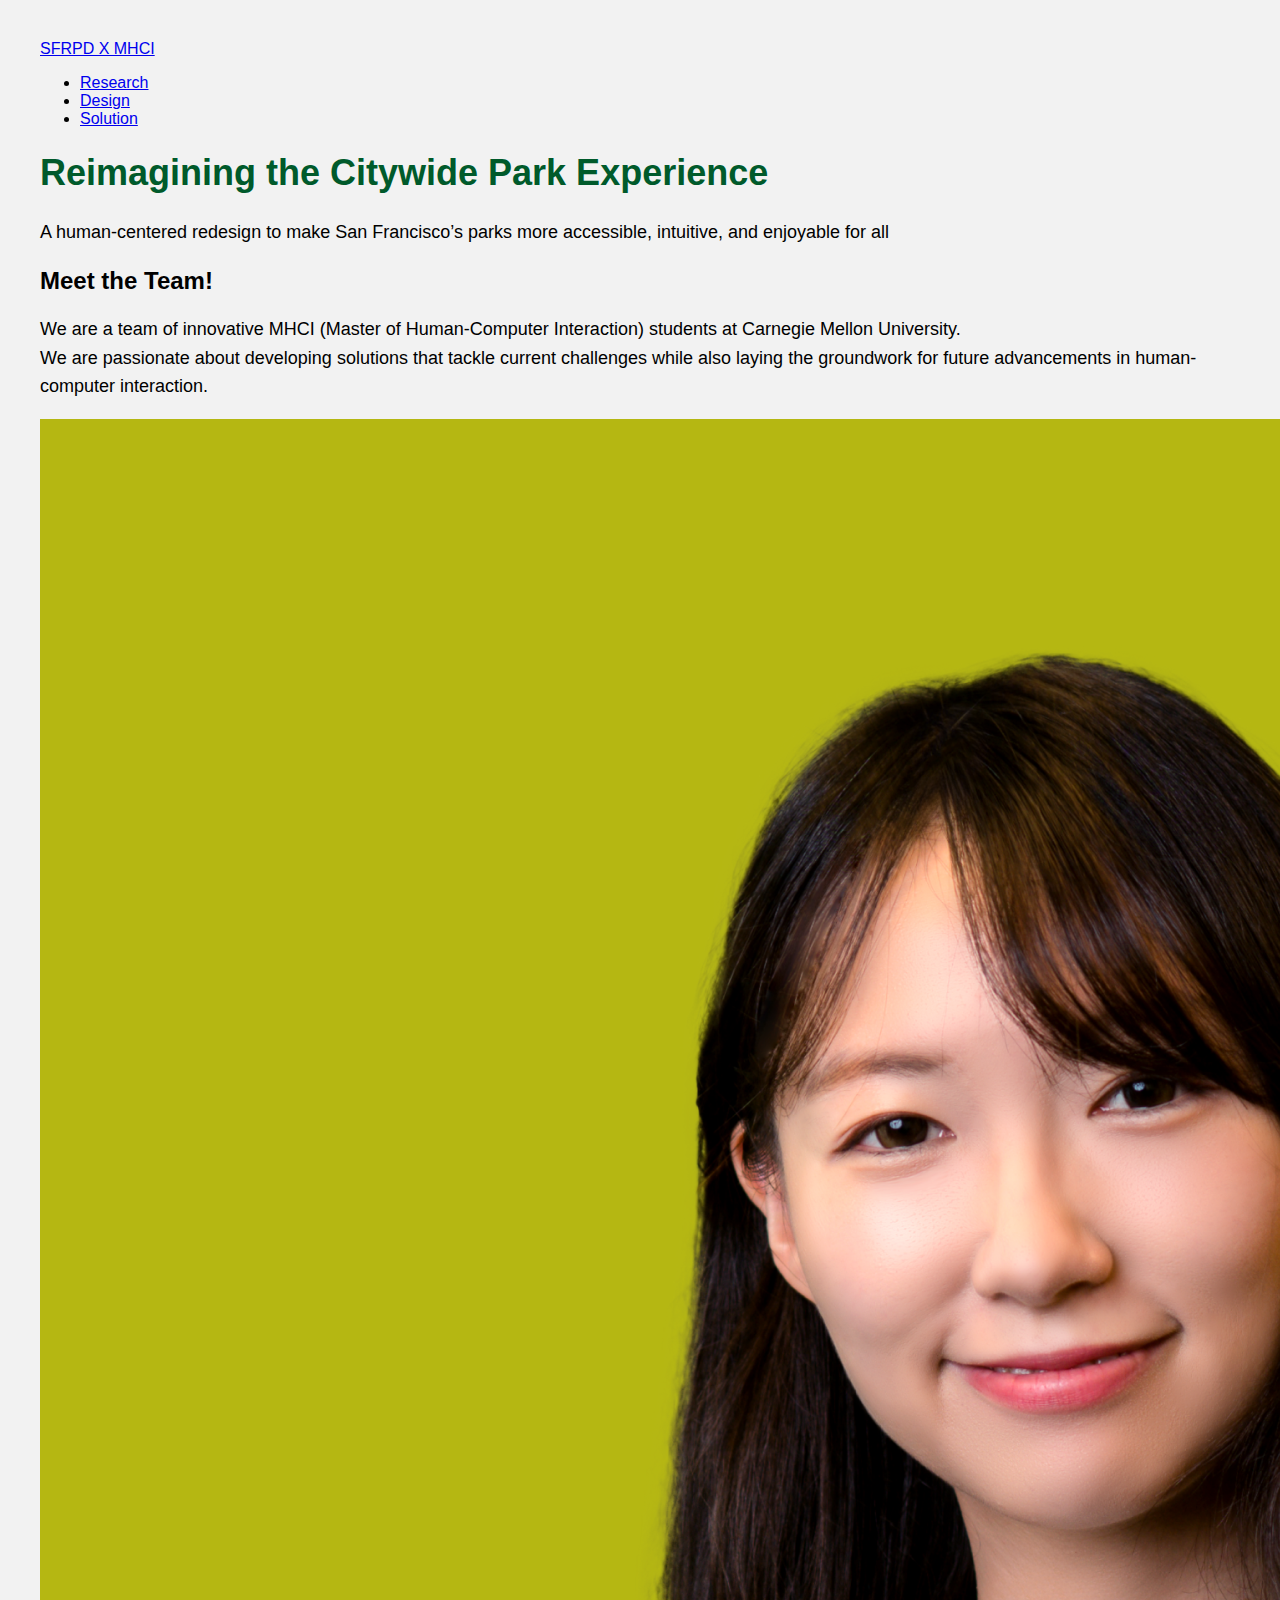
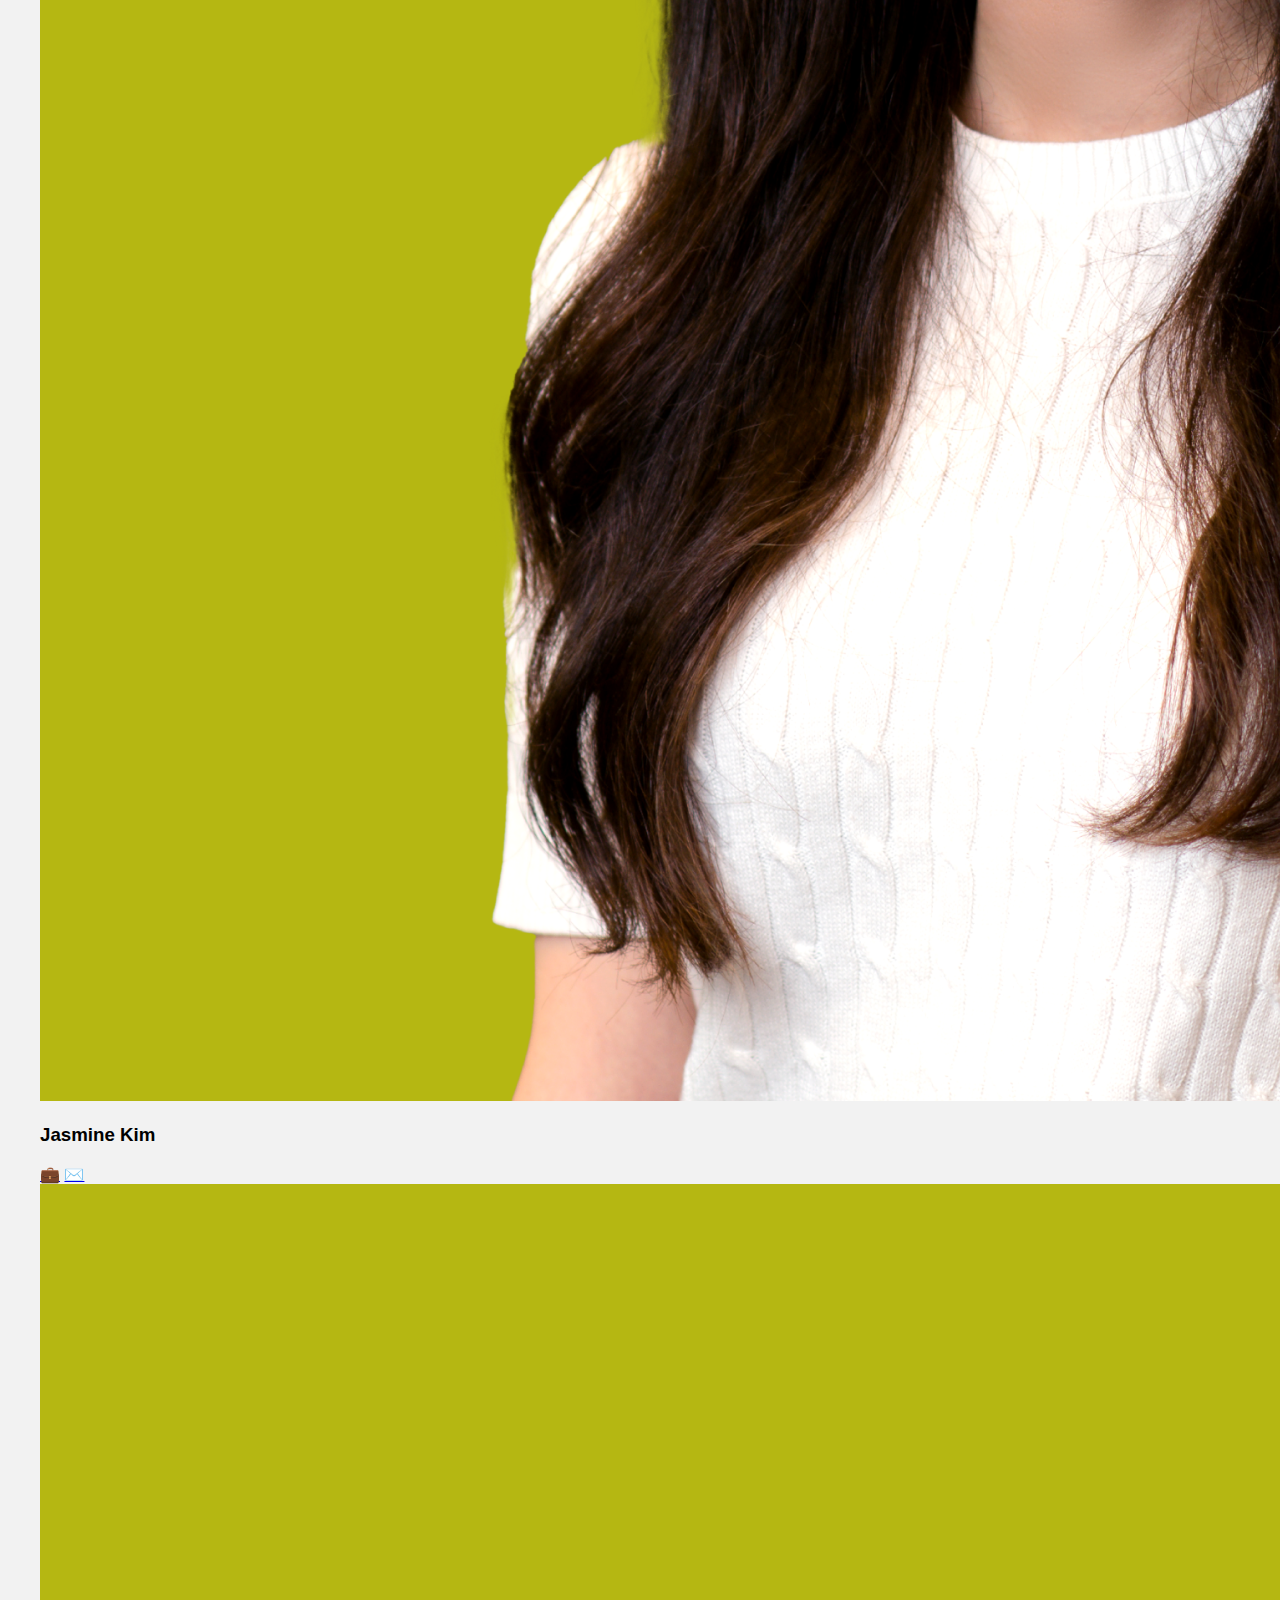
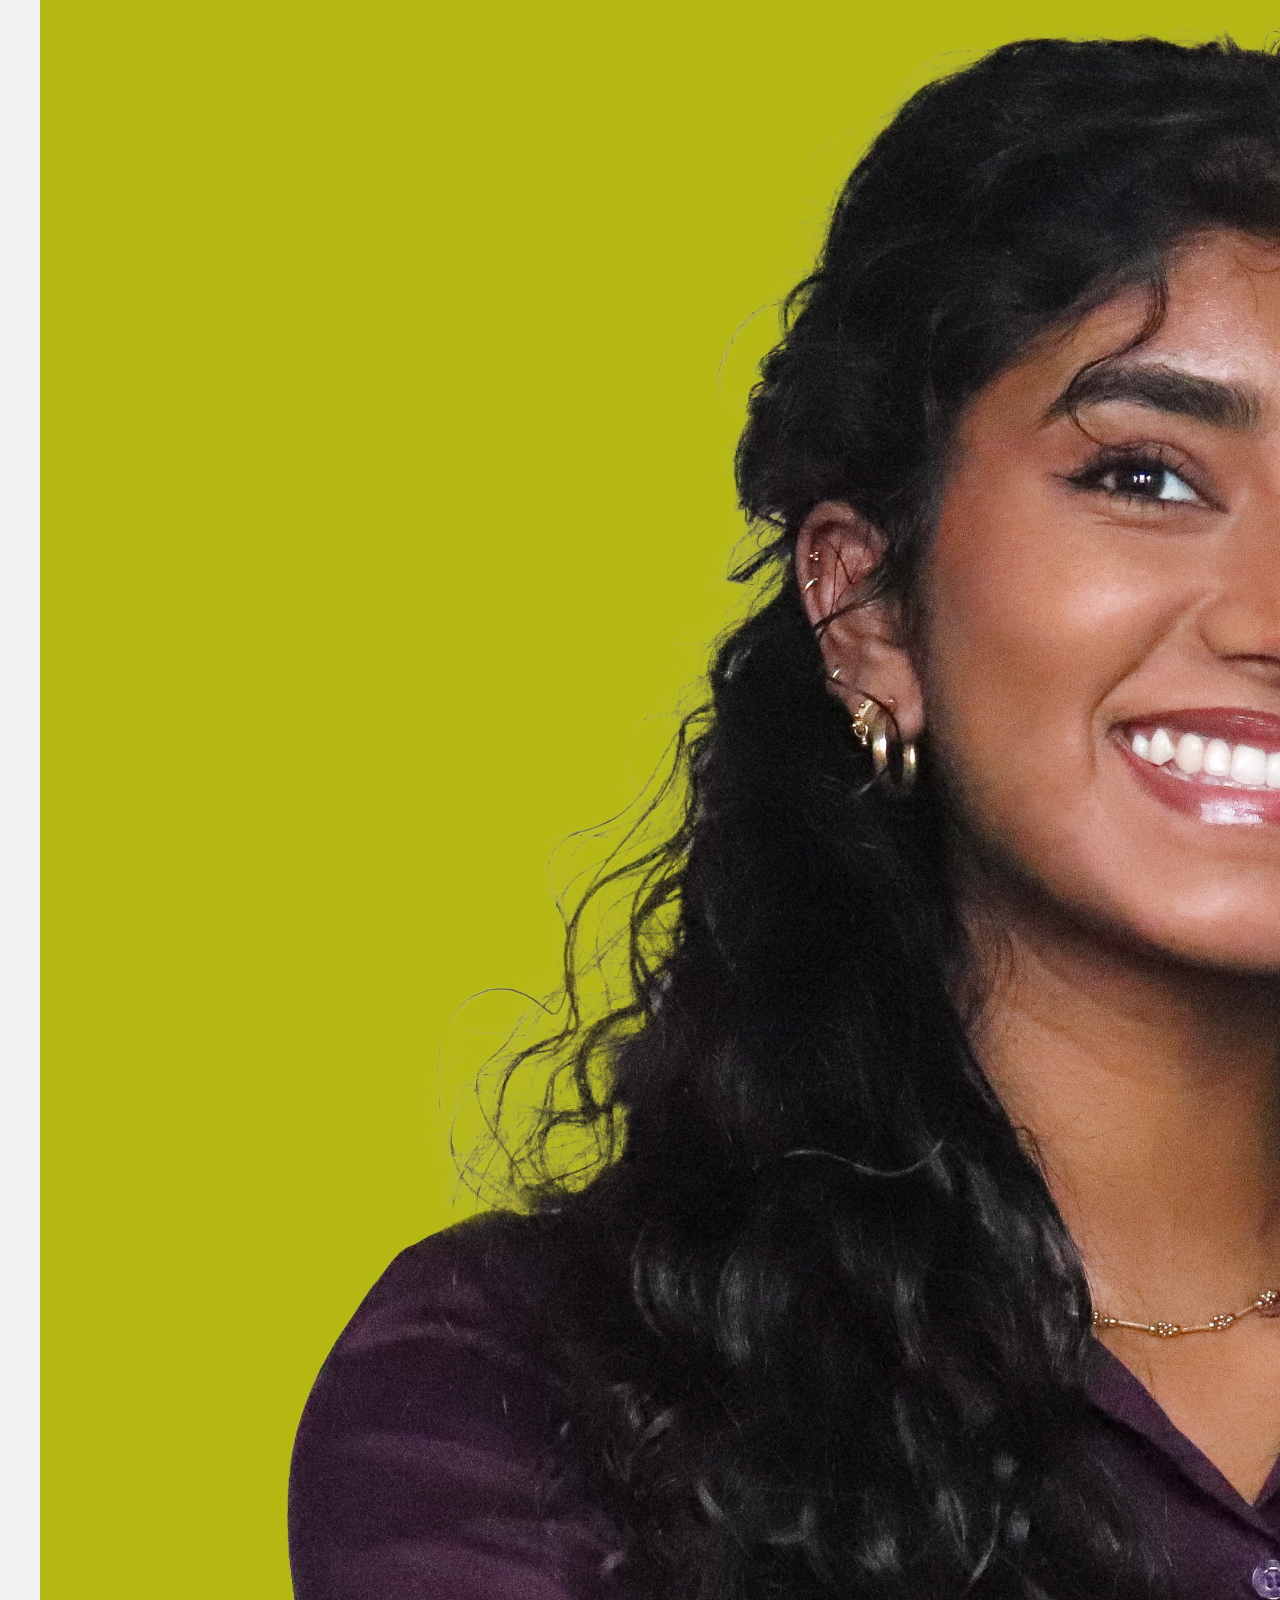
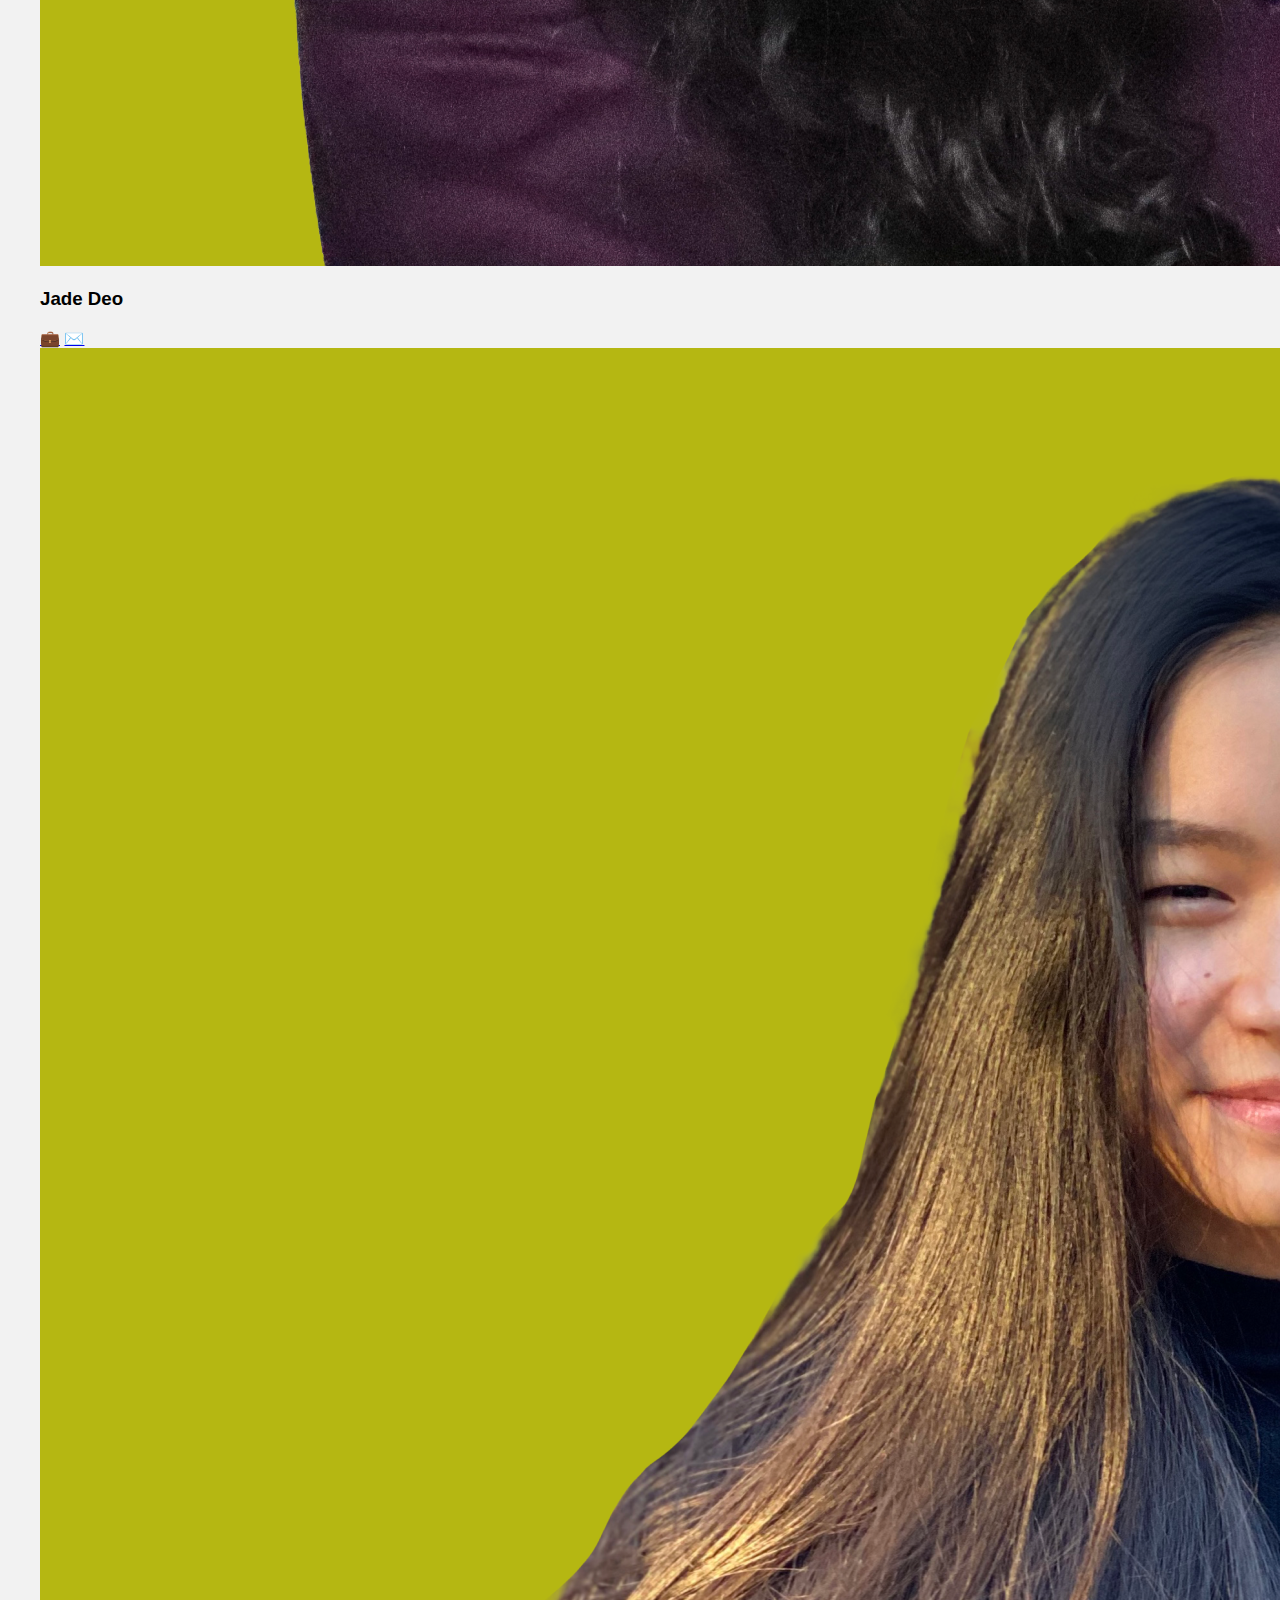
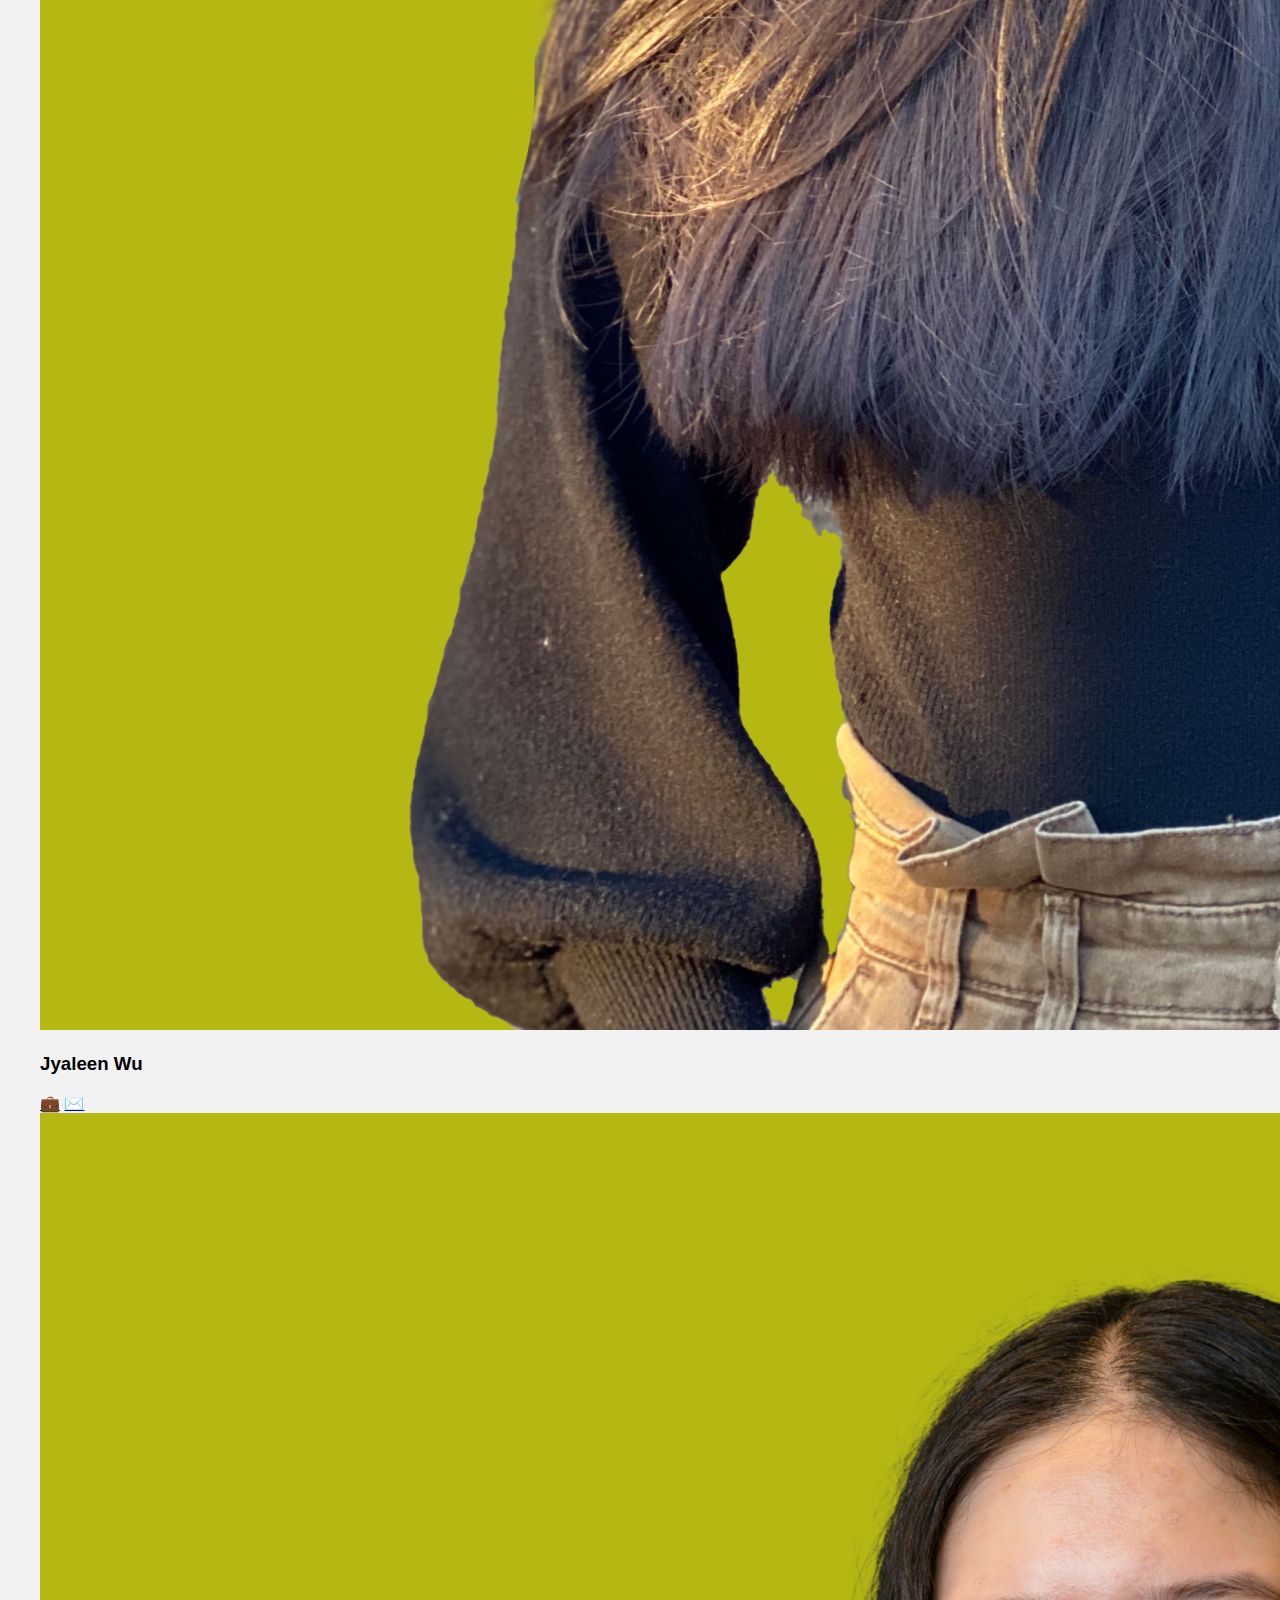
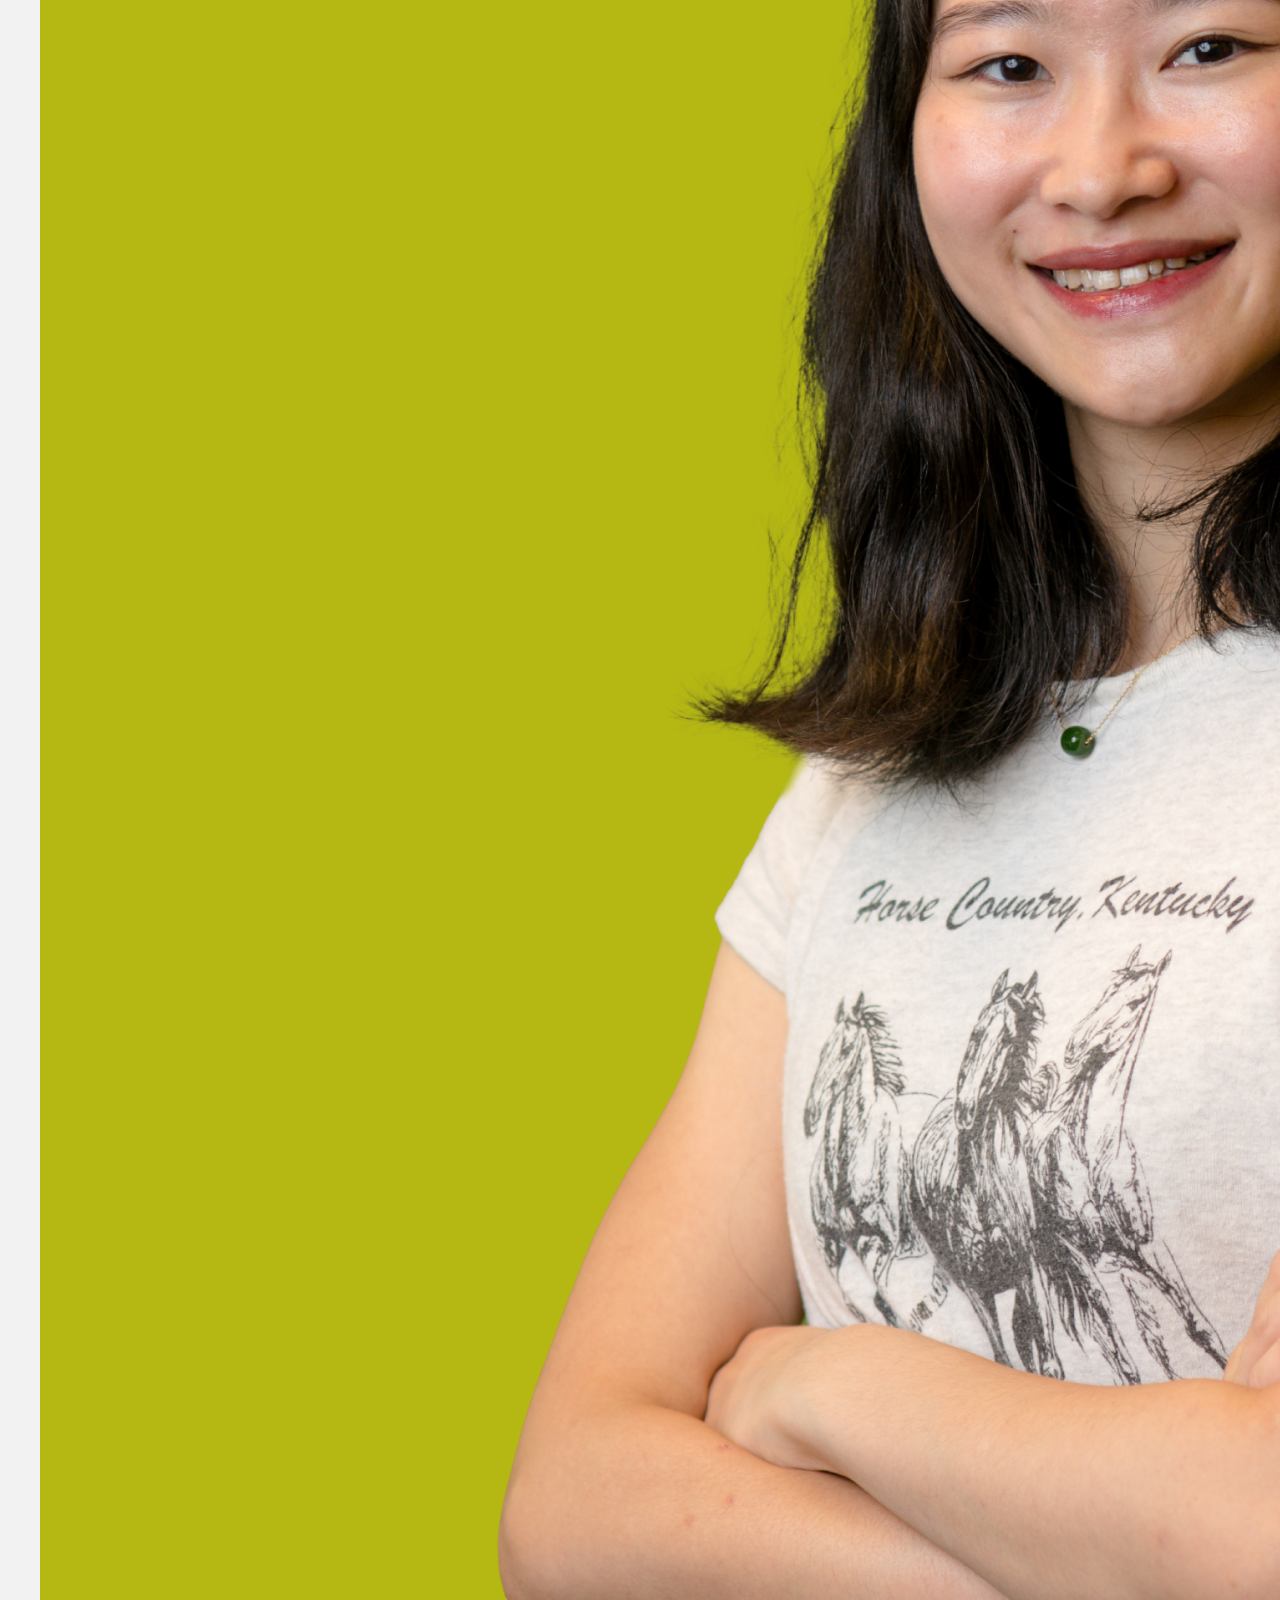
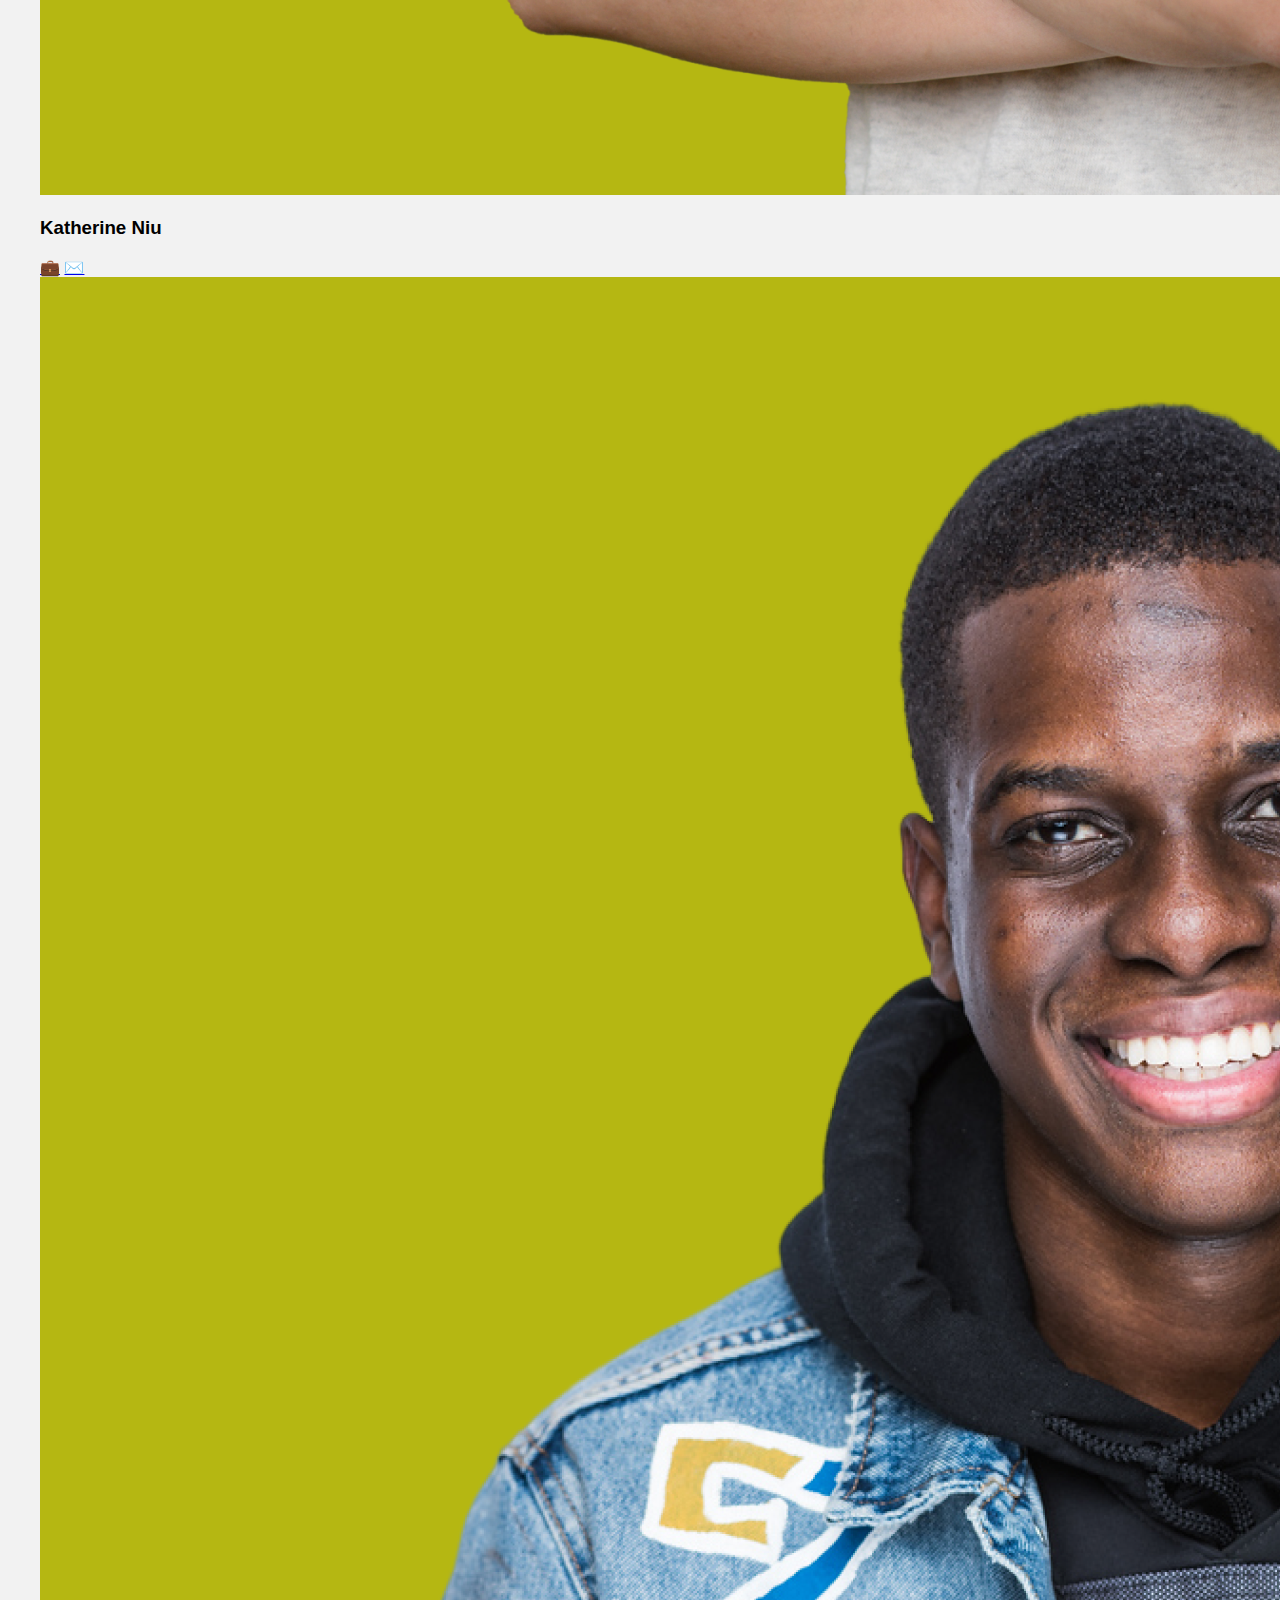
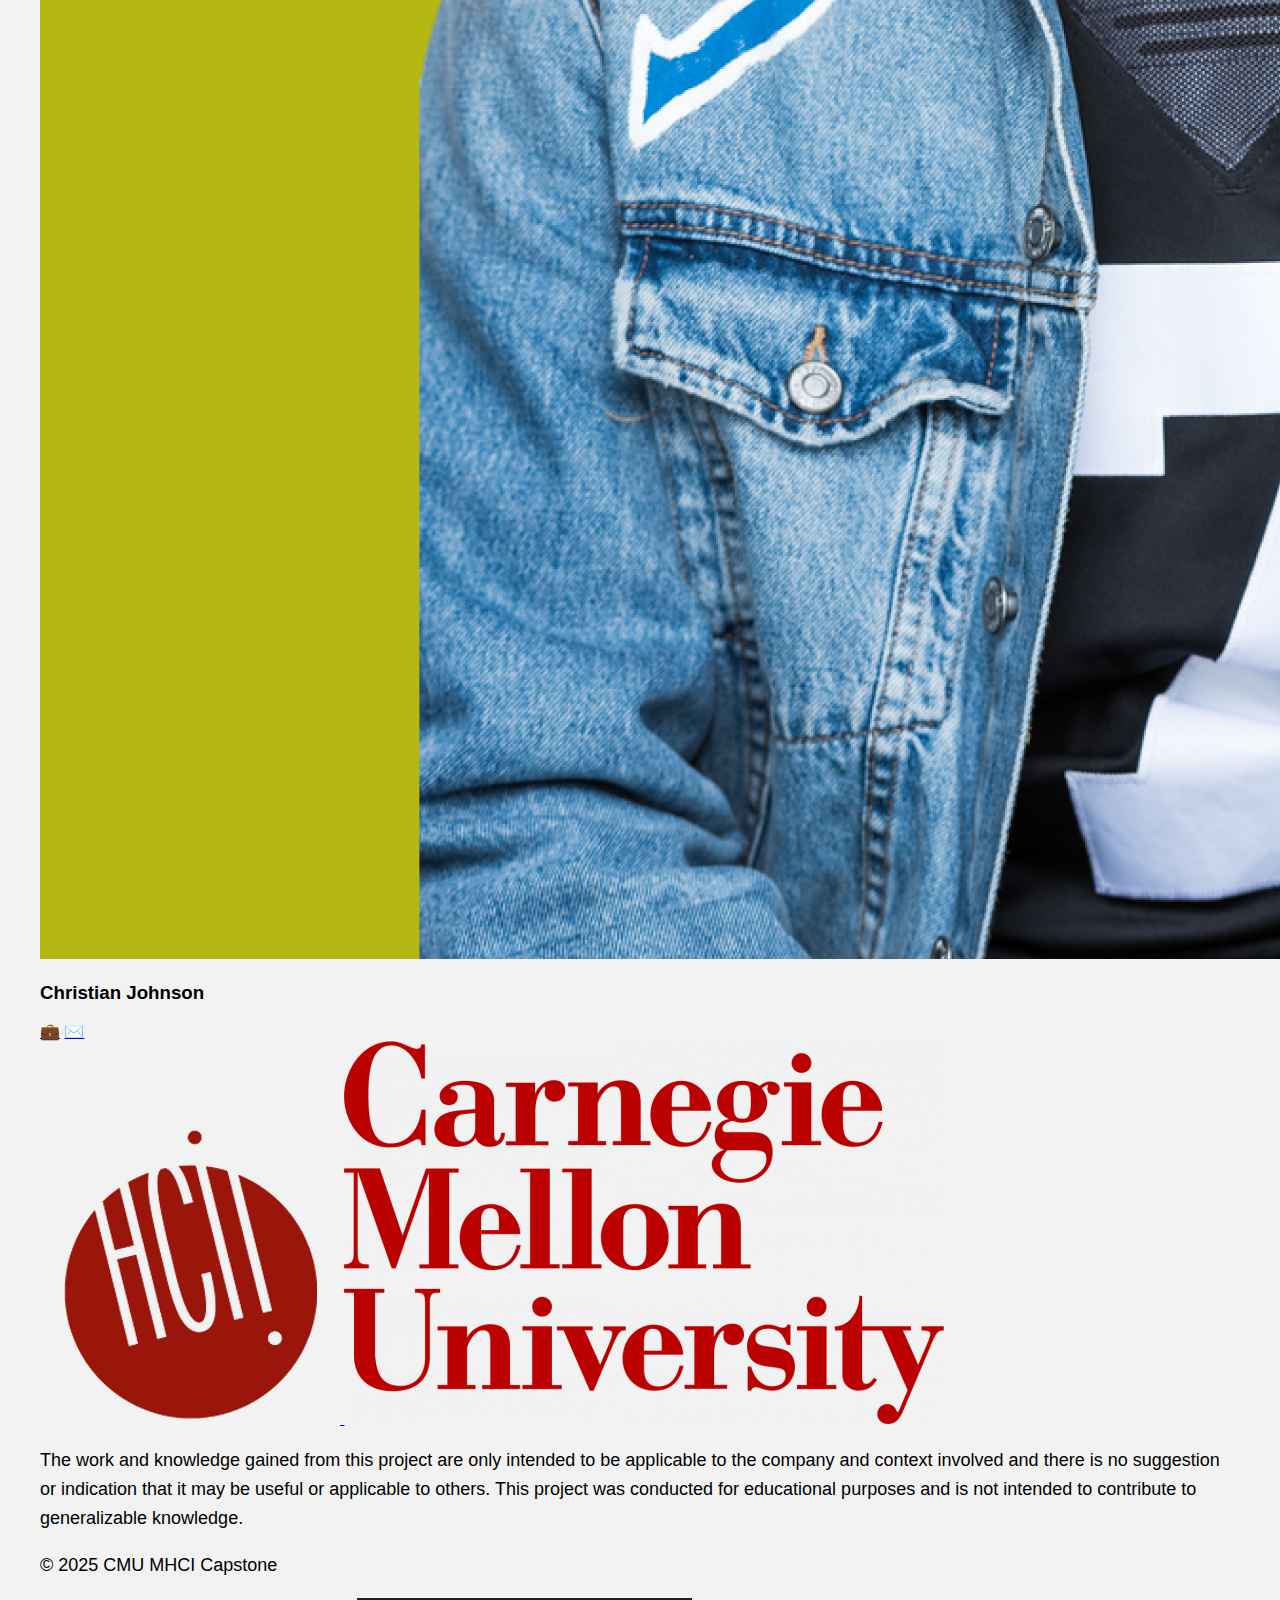
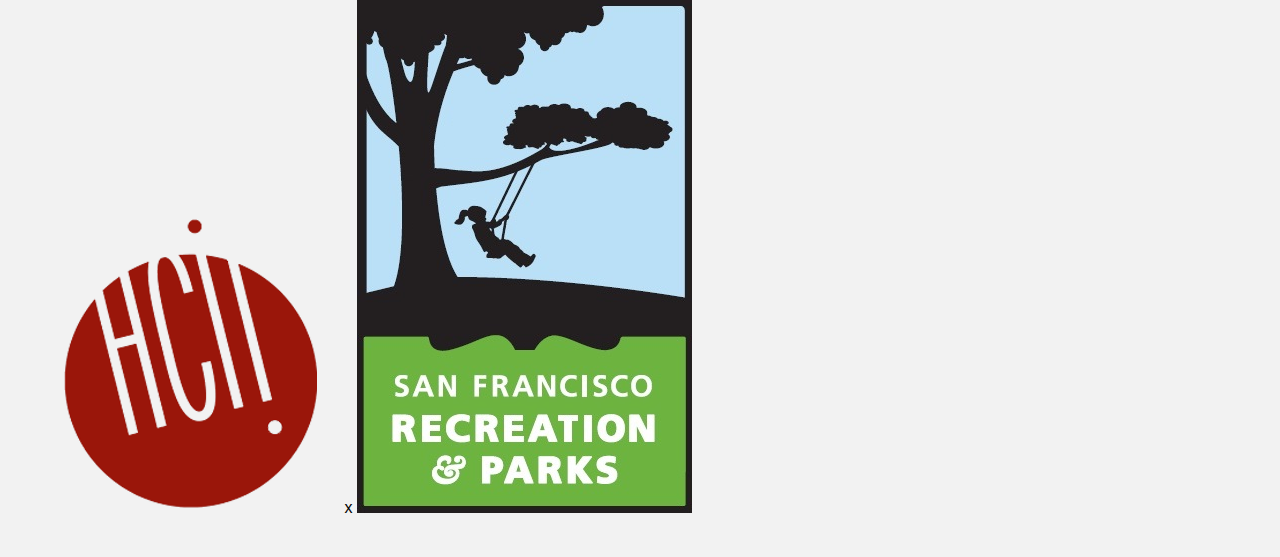
<file: index.html>
<!DOCTYPE html>
<html lang="en">
  <head>
    <meta charset="UTF-8"/>
    <meta name="viewport" content="width=device-width, initial-scale=1.0"/>
    <link rel="stylesheet" href="style.css"/>
    <title>SFRPD x MHCI</title>
    <link href="https://fonts.googleapis.com/css2?family=Figtree:wght@400;500;600;700&display=swap" rel="stylesheet">
  </head>

  <body>
    <div class="page-wrapper">
      <nav class="navbar">
        <a href="index.html" class="nav-logo">SFRPD X MHCI</a>
        <ul class="nav-links">
          <li><a href="research.html">Research</a></li>
          <li><a href="design.html">Design</a></li>
          <li><a href="solution.html">Solution</a></li>
        </ul>
      </nav>

      <div class="hero-banner">
        <div class="hero-content">
          <h1>Reimagining the Citywide Park Experience</h1>
          <p>A human-centered redesign to make San Francisco’s parks more accessible, intuitive, and enjoyable for all
          </p>
        </div>
      </div>

      <section id="about" class="about-section">
        <div class="section-content">
          <h2>Meet the Team!</h2>
          <p>We are a team of innovative MHCI (Master of Human-Computer Interaction) students at Carnegie Mellon University. <br> We are passionate about developing solutions that tackle current challenges while also laying the groundwork for future advancements in human-computer interaction.</p>
          
          <div class="team-grid">
            <div class="team-member">
              <img src="images/jasmine.png" alt="Jasmine Kim"/>
              <h3>Jasmine Kim</h3>
              <div class="team-links">
                <a href="https://www.linkedin.com/in/jasminekimux/" class="team-link">💼</a>
                <a href="mailto:jasminek.designer@gmail.com" class="team-link">✉️</a>
              </div>
            </div>
            <div class="team-member">
              <img src="images/jade.png" alt="Jade Deo"/>
              <h3>Jade Deo</h3>
              <div class="team-links">
                <a href="https://www.linkedin.com/in/jadedeo" class="team-link">💼</a>
                <a href="mailto:jadedeo@gmail.com" class="team-link">✉️</a>
              </div>
            </div>
            <div class="team-member">
              <img src="images/jyaleen.png" alt="Jyaleen Wu"/>
              <h3>Jyaleen Wu</h3>
              <div class="team-links">
                <a href="https://www.linkedin.com/in/jyaleen-wu/" class="team-link">💼</a>
                <a href="mailto:jyaleen.wu@gmail.com" class="team-link">✉️</a>
              </div>
            </div>
            <div class="team-member">
              <img src="images/katherine.png" alt="Katherine Niu"/>
              <h3>Katherine Niu</h3>
              <div class="team-links">
                <a href="https://www.linkedin.com/in/katherine-niu/" class="team-link">💼</a>
                <a href="mailto:katherineniu@gmail.com" class="team-link">✉️</a>
              </div>
            </div>
            <div class="team-member">
              <img src="images/christian.png" alt="Christian Johnson"/>
              <h3>Christian Johnson</h3>
              <div class="team-links">
                <a href="https://linkedin.com/in/christian-johnson" class="team-link">💼</a>
                <a href="mailto:Christian7johnson@gmail.com" class="team-link">✉️</a>
              </div>
            </div>
          
            <a href="https://hcii.cmu.edu/academics/mhci" target="_blank" class="team-member logo">
              <img src="images/hcii-logo.png" class="logo-hcii" alt="Human-Computer Interaction"/>
              <img src="images/cmu-logo.png" class="logo-cmu" alt="Carnegie Mellon University"/>
            </a>
            
            
                     
          </div>
        </div>
      </section>

    </div>
  </body>

  <footer class="footer">
    <div class="footer-content">
      <p class="footer-info">The work and knowledge gained from this project are only intended to be applicable to the company and context involved and there is no suggestion or indication that it may be useful or applicable to others. This project was conducted for educational purposes and is not intended to contribute to generalizable knowledge.</p>
      <p class="footer-copy">© 2025 CMU MHCI Capstone</p>    
    </div>
    <div class="footer-logos">
      <img src="images/hcii-logo.png" alt="HCII Logo"/>
      <span class="footer-x">x</span>
      <img src="images/sfrpd-logo.jpg" alt="SFRPD Logo"/>
    </div>
  </footer>

</html>
</file>
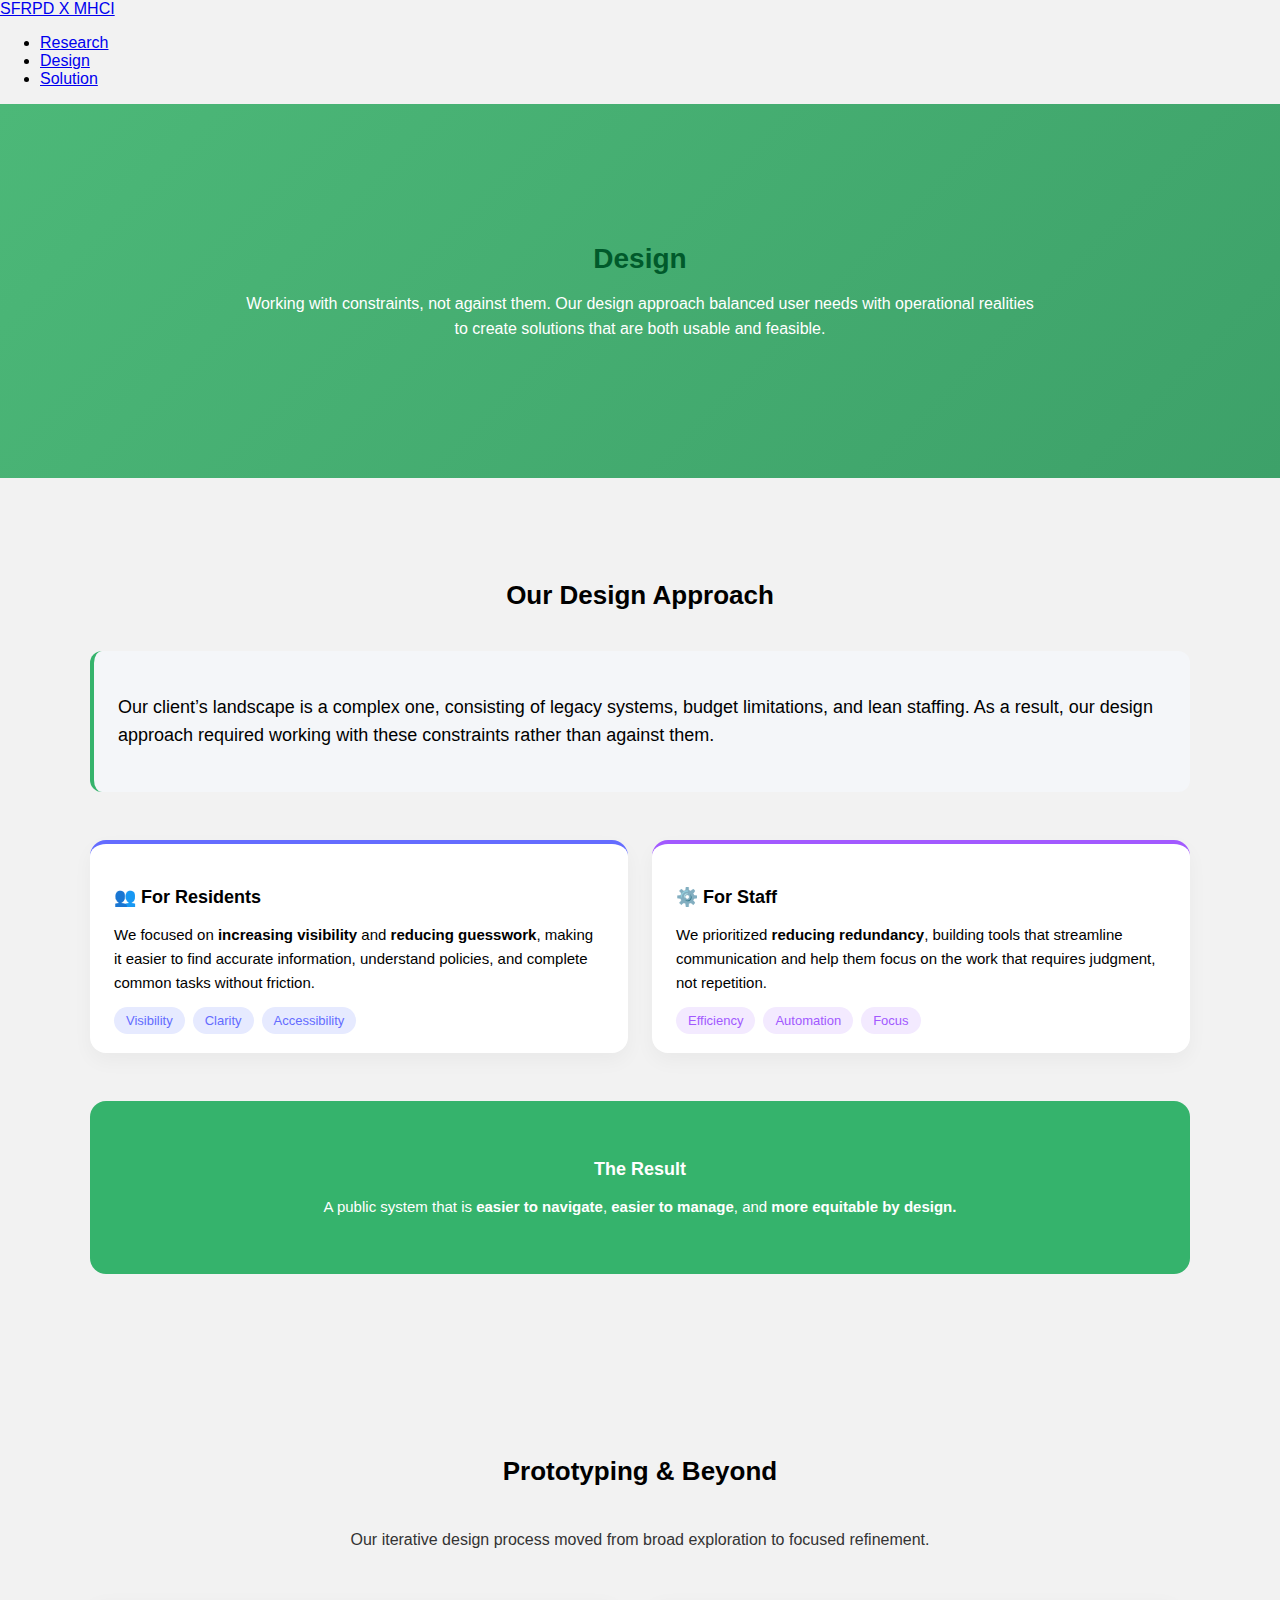
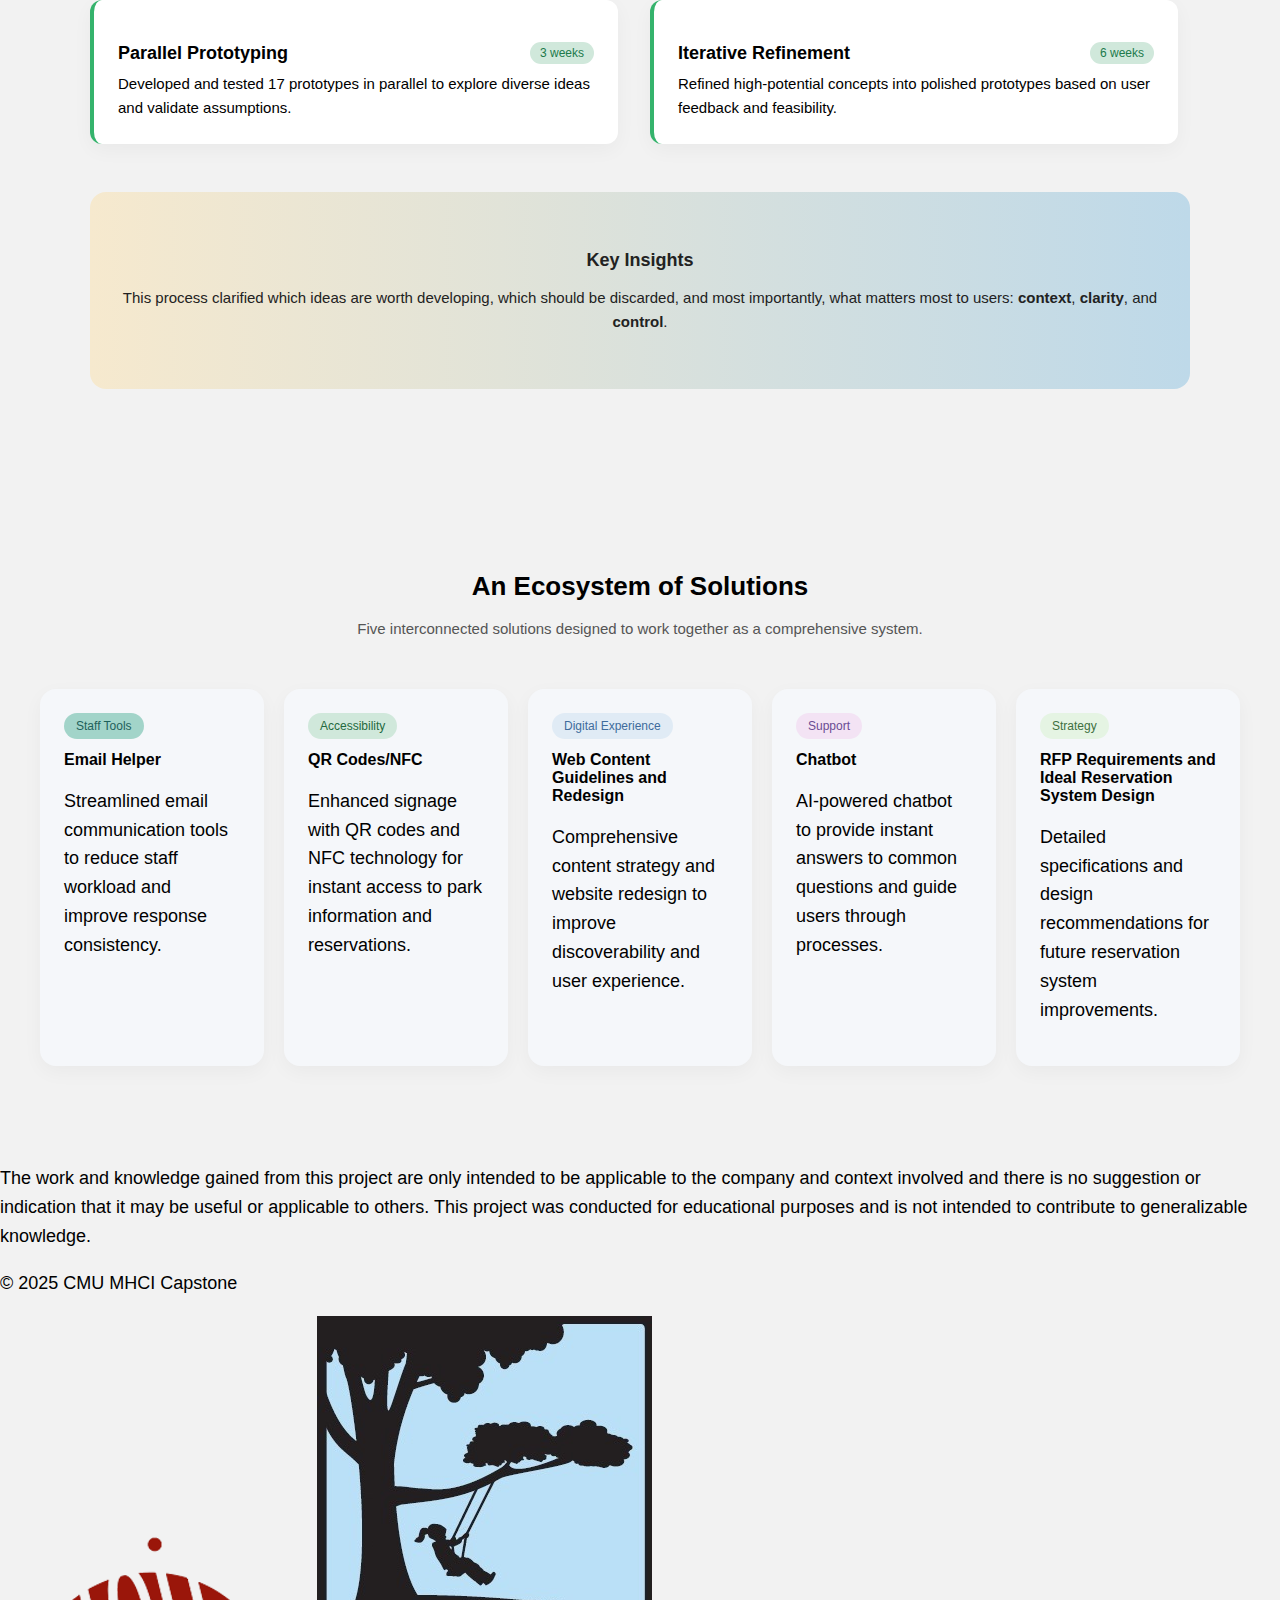
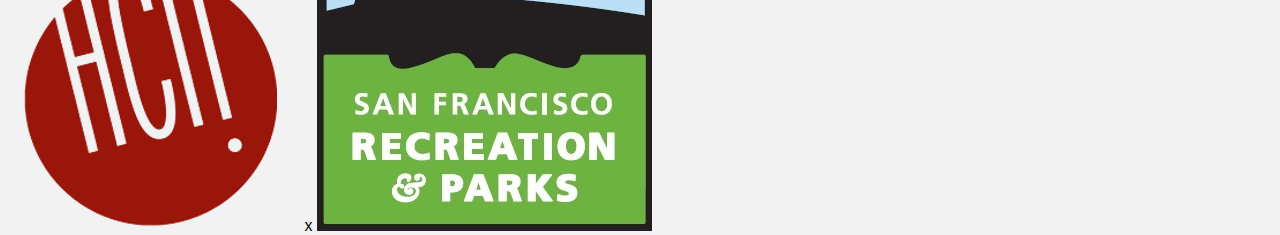
<file: design.html>
<!DOCTYPE html>
<html lang="en">
    <head>
        <meta charset="UTF-8" />
        <meta name="viewport" content="width=device-width, initial-scale=1.0" />
        <title>Design</title>
        <link rel="stylesheet" href="style.css"/>
        <link rel="stylesheet" href="style-design.css"/>
    </head>

    <body>
        <div class="page-wrapper">
            <nav class="navbar">
                <a href="index.html" class="nav-logo">SFRPD X MHCI</a>
                <ul class="nav-links">
                <li><a href="research.html">Research</a></li>
                <li><a href="design.html">Design</a></li>
                <li><a href="solution.html">Solution</a></li>
                </ul>
            </nav>
            <section class="design-hero">
                <div class="design-hero-content">
                <h1>Design</h1>
                <p>
                    Working with constraints, not against them. Our design approach balanced user needs with operational realities to create solutions that are both usable and feasible.
                </p>
                </div>
            </section>
        </div>

        <section class="design-approach">
            <h2>Our Design Approach</h2>
            
            <div class="approach-summary">
              <p>
                Our client’s landscape is a complex one, consisting of legacy systems, budget limitations, and lean staffing. As a result, our design approach required working with these constraints rather than against them.
              </p>
            </div>
          
            <div class="approach-cards">
              <div class="card resident">
                <h3>👥 For Residents</h3>
                <p>
                  We focused on <strong>increasing visibility</strong> and <strong>reducing guesswork</strong>, making it easier to find accurate information, understand policies, and complete common tasks without friction.
                </p>
                <div class="tags">
                  <span>Visibility</span><span>Clarity</span><span>Accessibility</span>
                </div>
              </div>
          
              <div class="card staff">
                <h3>⚙️ For Staff</h3>
                <p>
                  We prioritized <strong>reducing redundancy</strong>, building tools that streamline communication and help them focus on the work that requires judgment, not repetition.
                </p>
                <div class="tags">
                  <span>Efficiency</span><span>Automation</span><span>Focus</span>
                </div>
              </div>
            </div>
          
            <div class="result-box">
              <h3>The Result</h3>
              <p>A public system that is <strong>easier to navigate</strong>, <strong>easier to manage</strong>, and <strong>more equitable by design.</strong></p>
            </div>
        </section>

        <!-- Section 3: Prototyping -->
        <section class="prototyping">
            <h2>Prototyping & Beyond</h2>
            <p class="summary">Our iterative design process moved from broad exploration to focused refinement.</p>

            <div class="timeline">
            <div class="step" onclick="toggleDetails('proto1')">
                <div class="label">
                <h3>Parallel Prototyping <span class="tag">3 weeks</span></h3>
                <p>Developed and tested 17 prototypes in parallel to explore diverse ideas and validate assumptions.</p>
                </div>
                <div class="details" id="proto1">
                <p>This phase focused on generating breadth, not polish. Each prototype targeted specific angles: real-time reservation, communication, discoverability, staff tools, or playful engagement.</p>
                <p><strong>17</strong> prototypes<br/><strong>5</strong> focus areas</p>
                </div>
            </div>

            <div class="step" onclick="toggleDetails('proto2')">
                <div class="label">
                <h3>Iterative Refinement <span class="tag">6 weeks</span></h3>
                <p>Refined high-potential concepts into polished prototypes based on user feedback and feasibility.</p>
                </div>
                <div class="details" id="proto2">
                <p>We integrated insights from parallel prototyping into focused, feasible solutions that balance public usability with operational ease for staff.</p>
                </div>
            </div>
            </div>

            <div class="insight">
            <h3>Key Insights</h3>
            <p>This process clarified which ideas are worth developing, which should be discarded, and most importantly, what matters most to users: <strong>context</strong>, <strong>clarity</strong>, and <strong>control</strong>.</p>
            </div>
        </section>

        <script>
            document.querySelectorAll('.step').forEach(step => {
              step.addEventListener('click', () => {
                // 1. 다른 열린 카드 닫기
                document.querySelectorAll('.step').forEach(other => {
                  if (other !== step) {
                    other.classList.remove('expanded');
                  }
                });
          
                // 2. 현재 카드 열기/닫기
                step.classList.toggle('expanded');
              });
            });
          </script>
          
          <section class="ecosystem-section">
            <h2>An Ecosystem of Solutions</h2>
            <p class="ecosystem-subtitle">Five interconnected solutions designed to work together as a comprehensive system.</p>
            <div class="ecosystem-cards">
              <div class="solution-card">
                <span class="tag stafftools">Staff Tools</span>
                <h3>Email Helper</h3>
                <p>Streamlined email communication tools to reduce staff workload and improve response consistency.</p>
              </div>
              <div class="solution-card">
                <span class="tag accessibility">Accessibility</span>
                <h3>QR Codes/NFC</h3>
                <p>Enhanced signage with QR codes and NFC technology for instant access to park information and reservations.</p>
              </div>
              <div class="solution-card">
                <span class="tag digital">Digital Experience</span>
                <h3>Web Content Guidelines and Redesign</h3>
                <p>Comprehensive content strategy and website redesign to improve discoverability and user experience.</p>
              </div>
              <div class="solution-card">
                <span class="tag support">Support</span>
                <h3>Chatbot</h3>
                <p>AI-powered chatbot to provide instant answers to common questions and guide users through processes.</p>
              </div>
              <div class="solution-card">
                <span class="tag strategy">Strategy</span>
                <h3>RFP Requirements and Ideal Reservation System Design</h3>
                <p>Detailed specifications and design recommendations for future reservation system improvements.</p>
              </div>
            </div>
          </section>
          
    </body>

    <footer class="footer">
        <div class="footer-content">
        <p class="footer-info">The work and knowledge gained from this project are only intended to be applicable to the company and context involved and there is no suggestion or indication that it may be useful or applicable to others. This project was conducted for educational purposes and is not intended to contribute to generalizable knowledge.</p>
        <p class="footer-copy">© 2025 CMU MHCI Capstone</p>    
        </div>
        <div class="footer-logos">
        <img src="images/hcii-logo.png" alt="HCII Logo"/>
        <span class="footer-x">x</span>
        <img src="images/sfrpd-logo.jpg" alt="SFRPD Logo"/>
        </div>
    </footer>

</html>
</file>
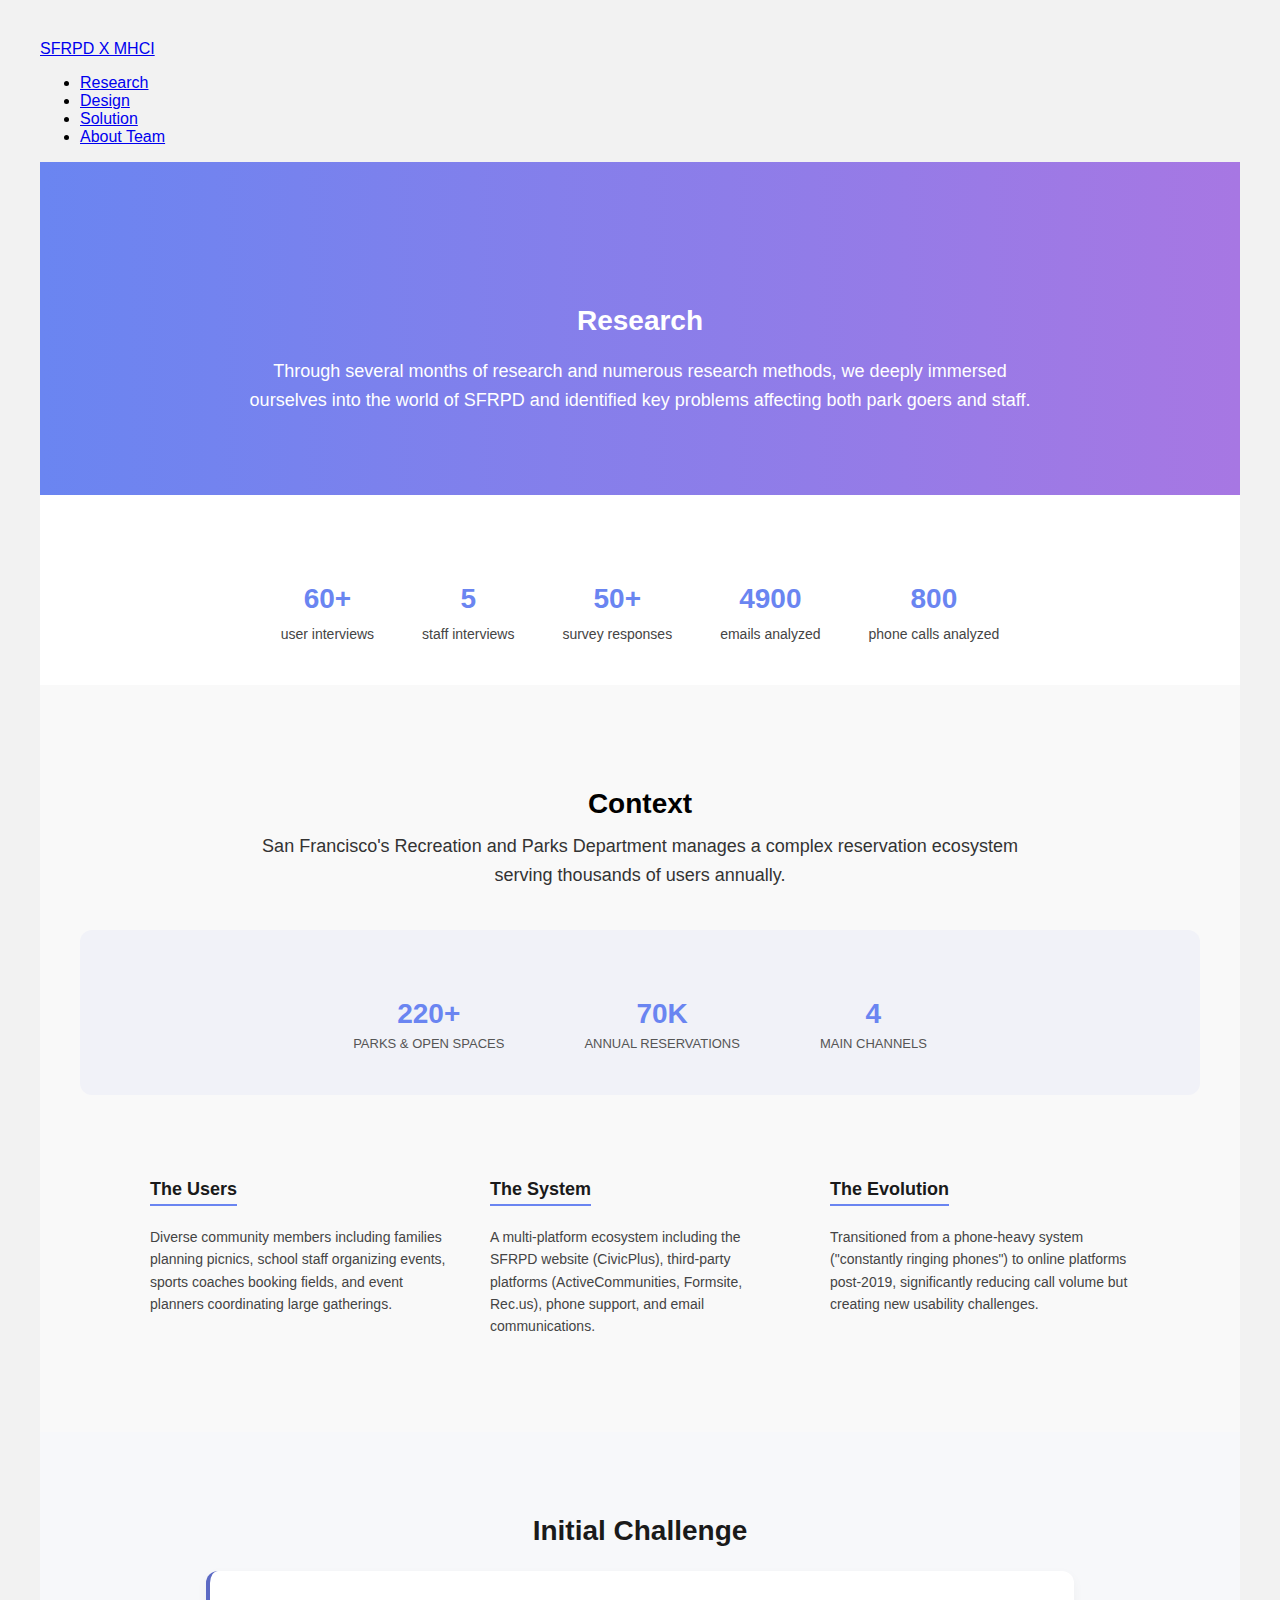
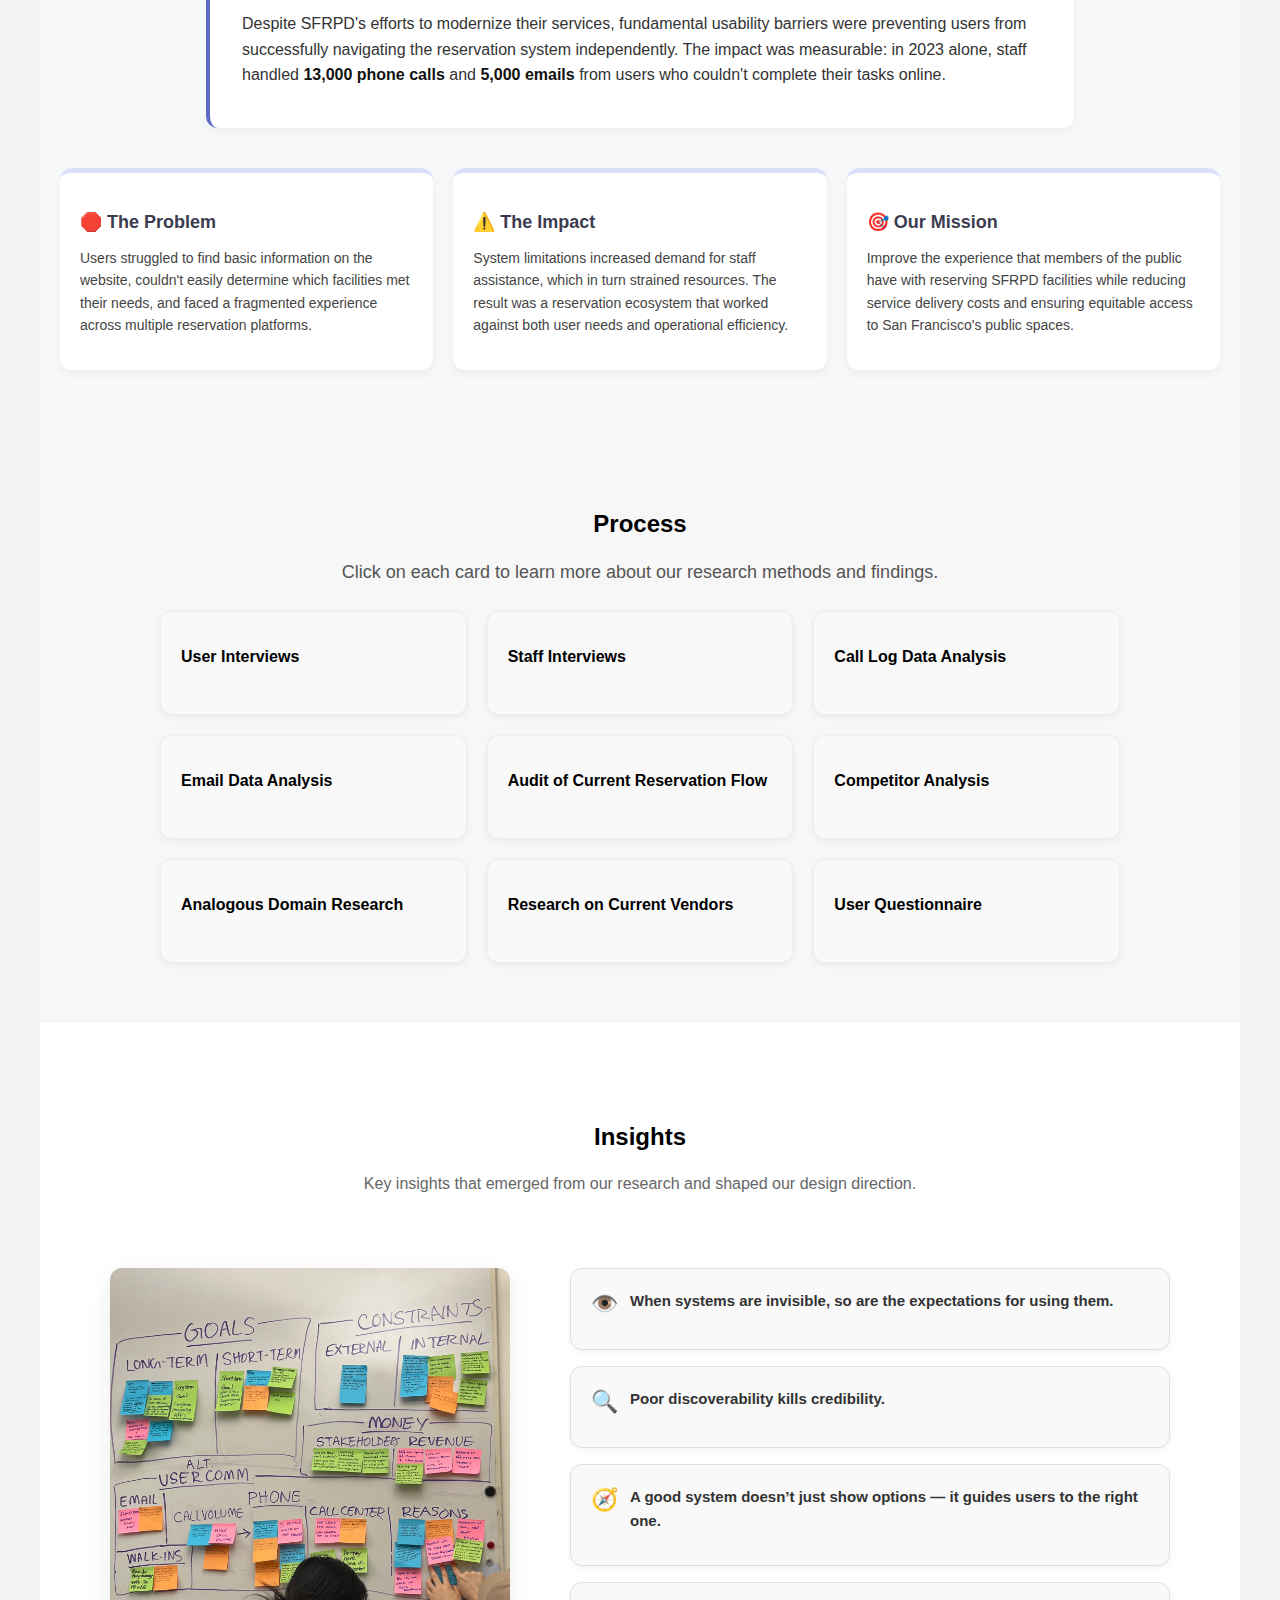
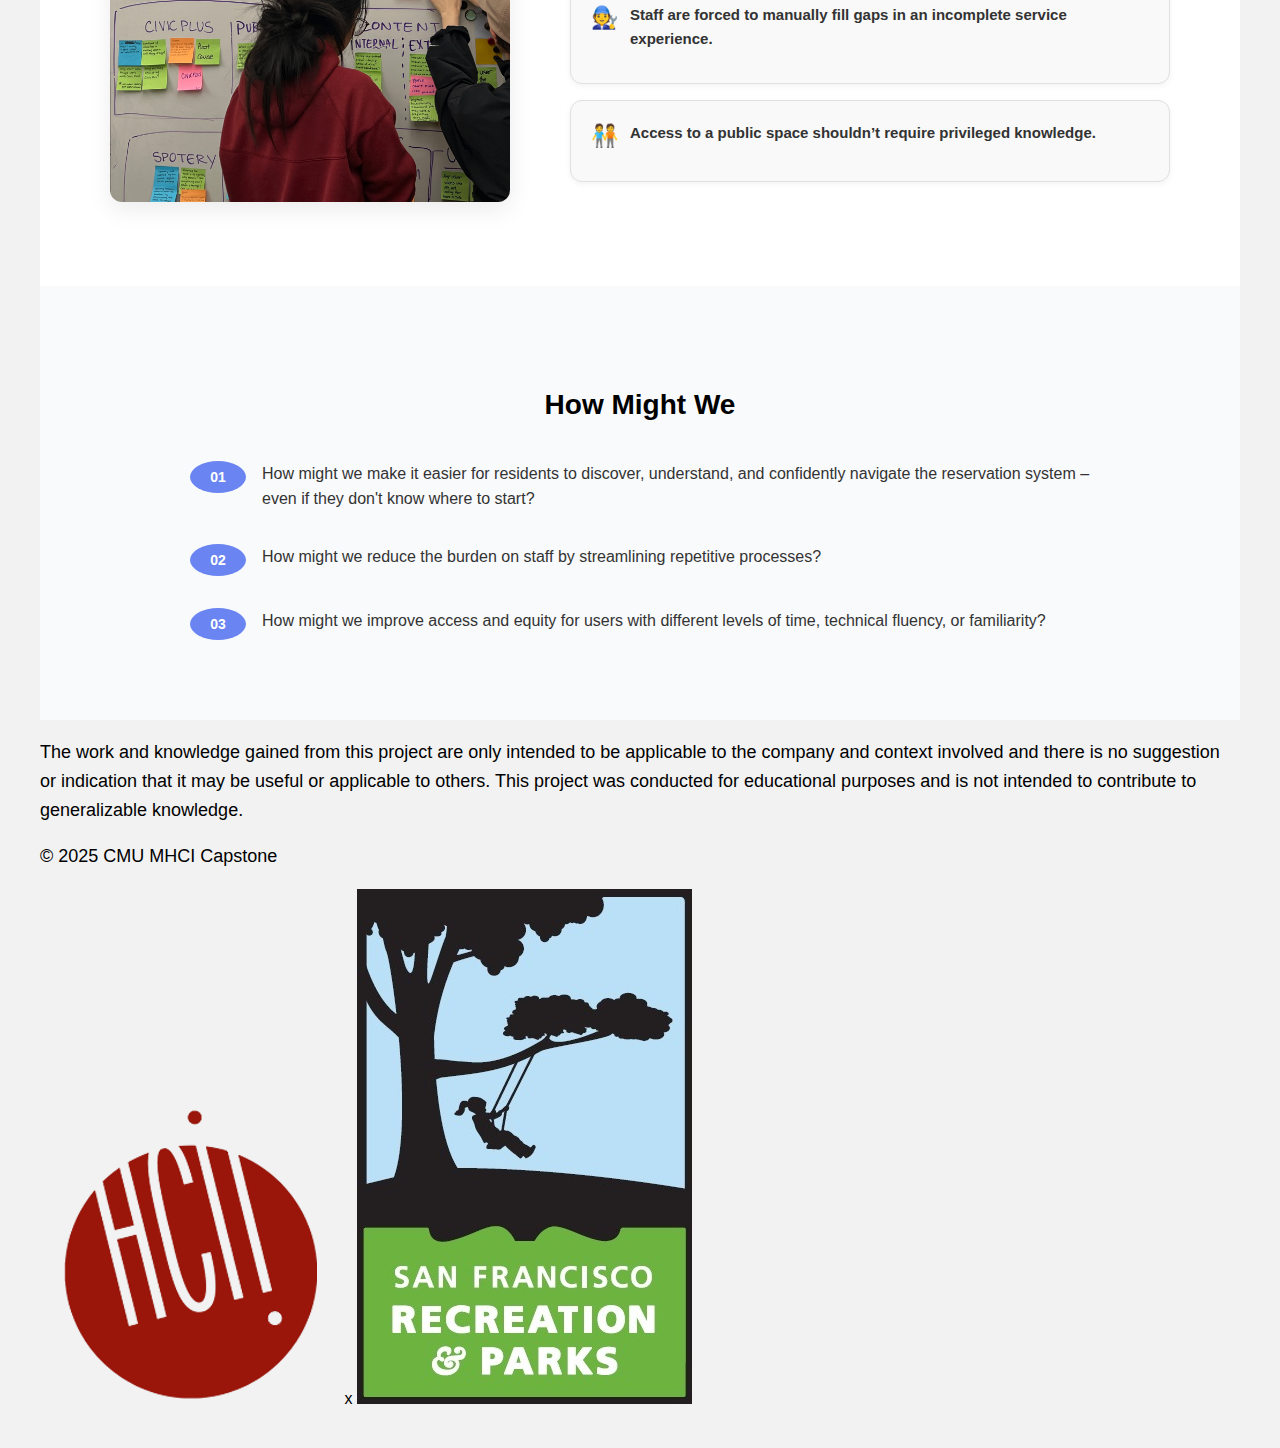
<file: research.html>
<!DOCTYPE html>
<html lang="en">
<head>
  <meta charset="UTF-8" />
  <meta name="viewport" content="width=device-width, initial-scale=1.0"/>
  <link rel="stylesheet" href="style.css"/>
  <link rel="stylesheet" href="style-research.css"/>
  <title>Research | SFRPD x MHCI</title>
</head>

<body>
  <div class="page-wrapper">
    <!-- Navbar -->
    <nav class="navbar">
      <a href="index.html" class="nav-logo">SFRPD X MHCI</a>
      <ul class="nav-links">
        <li><a href="research.html" class="active">Research</a></li>
        <li><a href="#design">Design</a></li>
        <li><a href="#solution">Solution</a></li>
        <li><a href="#about">About Team</a></li>
      </ul>
    </nav>

    <!-- Hero -->
    <section class="research-hero">
      <h2>Research</h2>
      <p>Through several months of research and numerous research methods, we deeply immersed ourselves into the world of SFRPD and identified key problems affecting both park goers and staff.</p>
    </section>

    <!-- Research Stats -->
    <section class="research-stats">
        <div class="stat-item">
        <h3>60+</h3>
        <p>user interviews</p>
        </div>
        <div class="stat-item">
        <h3>5</h3>
        <p>staff interviews</p>
        </div>
        <div class="stat-item">
        <h3>50+</h3>
        <p>survey responses</p>
        </div>
        <div class="stat-item">
        <h3>4900</h3>
        <p>emails analyzed</p>
        </div>
        <div class="stat-item">
        <h3>800</h3>
        <p>phone calls analyzed</p>
        </div>
    </section>
    <section class="context-section">
    <div class="context-intro">
        <h2>Context</h2>
        <p>
        San Francisco's Recreation and Parks Department manages a complex reservation ecosystem
        serving thousands of users annually.
        </p>
    </div>

    

    <div class="context-stats">
        <div class="context-stat"><h3>220+</h3><p>PARKS & OPEN SPACES</p></div>
        <div class="context-stat"><h3>70K</h3><p>ANNUAL RESERVATIONS</p></div>
        <div class="context-stat"><h3>4</h3><p>MAIN CHANNELS</p></div>
    </div>

    <div class="context-columns">
        <div class="context-block">
        <h4>The Users</h4>
        <p>
            Diverse community members including families planning picnics, school staff organizing
            events, sports coaches booking fields, and event planners coordinating large gatherings.
        </p>
        </div>
        <div class="context-block">
        <h4>The System</h4>
        <p>
            A multi-platform ecosystem including the SFRPD website (CivicPlus), third-party platforms
            (ActiveCommunities, Formsite, Rec.us), phone support, and email communications.
        </p>
        </div>
        <div class="context-block">
        <h4>The Evolution</h4>
        <p>
            Transitioned from a phone-heavy system ("constantly ringing phones") to online platforms
            post-2019, significantly reducing call volume but creating new usability challenges.
        </p>
        </div>
    </div>
    </section>

    <section class="challenge-section">
        <h2>Initial Challenge</h2>
        <div class="challenge-summary">
          <p>
            Despite SFRPD's efforts to modernize their services, fundamental usability barriers were preventing users from successfully navigating the reservation system independently. The impact was measurable: in 2023 alone, staff handled 
            <strong>13,000 phone calls</strong> and <strong>5,000 emails</strong> from users who couldn't complete their tasks online.
          </p>
        </div>
      
        <div class="challenge-cards">
          <div class="challenge-card">
            <h3>🛑 The Problem</h3>
            <p>
              Users struggled to find basic information on the website, couldn't easily determine which facilities met their needs, and faced a fragmented experience across multiple reservation platforms.
            </p>
          </div>
      
          <div class="challenge-card">
            <h3>⚠️ The Impact</h3>
            <p>
              System limitations increased demand for staff assistance, which in turn strained resources. The result was a reservation ecosystem that worked against both user needs and operational efficiency.
            </p>
          </div>
      
          <div class="challenge-card">
            <h3>🎯 Our Mission</h3>
            <p>
              Improve the experience that members of the public have with reserving SFRPD facilities while reducing service delivery costs and ensuring equitable access to San Francisco's public spaces.
            </p>
          </div>
        </div>
      </section>      

    <!-- Process -->
    <section class="process-section">
      <h2>Process</h2>
      <p class="instruction">Click on each card to learn more about our research methods and findings.</p>

      <div class="card-grid">
        <!-- Cards -->
        <div class="info-card" onclick="toggleCard(this)">
          <h3>User Interviews</h3>
          <p class="card-detail">60+ interviews with park users to understand their needs, frustrations, and current reservation behaviors.</p>
        </div>
        <div class="info-card" onclick="toggleCard(this)">
          <h3>Staff Interviews</h3>
          <p class="card-detail">5 in-depth interviews with SFRPD staff to understand operational challenges and system limitations.</p>
        </div>
        <div class="info-card" onclick="toggleCard(this)">
          <h3>Call Log Data Analysis</h3>
          <p class="card-detail">Analysis of 800 phone calls to identify common user issues and support patterns.</p>
        </div>
        <div class="info-card" onclick="toggleCard(this)">
          <h3>Email Data Analysis</h3>
          <p class="card-detail">Review of 4900 emails to understand user pain points and frequently asked questions.</p>
        </div>
        <div class="info-card" onclick="toggleCard(this)">
          <h3>Audit of Current Reservation Flow</h3>
          <p class="card-detail">Comprehensive evaluation of the existing reservation system and user journey.</p>
        </div>
        <div class="info-card" onclick="toggleCard(this)">
          <h3>Competitor Analysis</h3>
          <p class="card-detail">Analysis of 8 competitor and analogous domain solutions to identify best practices.</p>
        </div>
        <div class="info-card" onclick="toggleCard(this)">
          <h3>Analogous Domain Research</h3>
          <p class="card-detail">Research into similar reservation systems across different industries and contexts.</p>
        </div>
        <div class="info-card" onclick="toggleCard(this)">
          <h3>Research on Current Vendors</h3>
          <p class="card-detail">Evaluation of existing third-party platforms and their integration challenges.</p>
        </div>
        <div class="info-card" onclick="toggleCard(this)">
          <h3>User Questionnaire</h3>
          <p class="card-detail">50+ survey responses providing quantitative data on user preferences and behaviors.</p>
        </div>
      </div>
    </section>

    <!-- Insights -->
<section class="insights-section">
    <!-- 제목과 소제목 따로 위에 정렬 -->
    <div class="insight-title-wrapper">
      <h2>Insights</h2>
      <p class="section-subtitle">Key insights that emerged from our research and shaped our design direction.</p>
    </div>
  
    <div class="insights-flex-wrapper">
      <!-- 왼쪽 이미지 -->
      <div class="insight-image">
        <img src="images/insights-visual.JPG" alt="Insights visual"/>
      </div>
  
      <!-- 오른쪽 카드 -->
      <div class="insight-list">
        <div class="insight-card" onclick="toggleInsightCard(this)">
          <div class="card-header">
            <span class="icon">👁️</span>
            <p><strong>When systems are invisible, so are the expectations for using them.</strong></p>
          </div>
          <div class="card-content">
            <p>Users don’t know what’s expected of them unless the system sets clear affordances or cues for behavior.</p>
          </div>
        </div>
  
        <div class="insight-card" onclick="toggleInsightCard(this)">
          <div class="card-header">
            <span class="icon">🔍</span>
            <p><strong>Poor discoverability kills credibility.</strong></p>
          </div>
          <div class="card-content">
            <p>If users can’t find what they need easily, they lose trust in the system or abandon it entirely.</p>
          </div>
        </div>
  
        <div class="insight-card" onclick="toggleInsightCard(this)">
          <div class="card-header">
            <span class="icon">🧭</span>
            <p><strong>A good system doesn’t just show options — it guides users to the right one.</strong></p>
          </div>
          <div class="card-content">
            <p>Interfaces should help users make confident decisions by clearly surfacing the best option for their goal.</p>
          </div>
        </div>
  
        <div class="insight-card" onclick="toggleInsightCard(this)">
          <div class="card-header">
            <span class="icon">🧑‍🔧</span>
            <p><strong>Staff are forced to manually fill gaps in an incomplete service experience.</strong></p>
          </div>
          <div class="card-content">
            <p>Due to fragmented tools, staff often intervene to help users navigate confusion, increasing their burden.</p>
          </div>
        </div>
  
        <div class="insight-card" onclick="toggleInsightCard(this)">
          <div class="card-header">
            <span class="icon">🧑‍🤝‍🧑</span>
            <p><strong>Access to a public space shouldn’t require privileged knowledge.</strong></p>
          </div>
          <div class="card-content">
            <p>Systems should be usable without prior insider knowledge, language fluency, or technical literacy.</p>
          </div>
        </div>
      </div>
    </div>
  </section>

  <!-- How Might We -->
<section class="hmw-section">
    <h2>How Might We</h2>
    <ul class="hmw-list">
      <li>
        <span class="hmw-number">01</span>
        <p>How might we make it easier for residents to discover, understand, and confidently navigate the reservation system – even if they don't know where to start?</p>
      </li>
      <li>
        <span class="hmw-number">02</span>
        <p>How might we reduce the burden on staff by streamlining repetitive processes?</p>
      </li>
      <li>
        <span class="hmw-number">03</span>
        <p>How might we improve access and equity for users with different levels of time, technical fluency, or familiarity?</p>
      </li>
    </ul>
  </section>
  
    <!-- Footer -->
    <footer class="footer">
      <div class="footer-content">
        <p class="footer-info">The work and knowledge gained from this project are only intended to be applicable to the company and context involved and there is no suggestion or indication that it may be useful or applicable to others. This project was conducted for educational purposes and is not intended to contribute to generalizable knowledge.</p>
        <p class="footer-copy">© 2025 CMU MHCI Capstone</p>
      </div>
      <div class="footer-logos">
        <img src="images/hcii-logo.png" alt="HCII Logo"/>
        <span class="footer-x">x</span>
        <img src="images/sfrpd-logo.jpg" alt="SFRPD Logo"/>
      </div>
    </footer>
  </div>

  <script>
    function toggleCard(clickedCard) {
      const allCards = document.querySelectorAll(".info-card");
      allCards.forEach((card) => {
        if (card !== clickedCard) {
          card.classList.remove("expanded");
        }
      });
      clickedCard.classList.toggle("expanded");
    }

    function toggleInsightCard(clickedCard) {
      const allCards = document.querySelectorAll(".insight-card");
      allCards.forEach((card) => {
        if (card !== clickedCard) {
          card.classList.remove("expanded");
        }
      });
      clickedCard.classList.toggle("expanded");
    }
  </script>
</body>
</html>
</file>
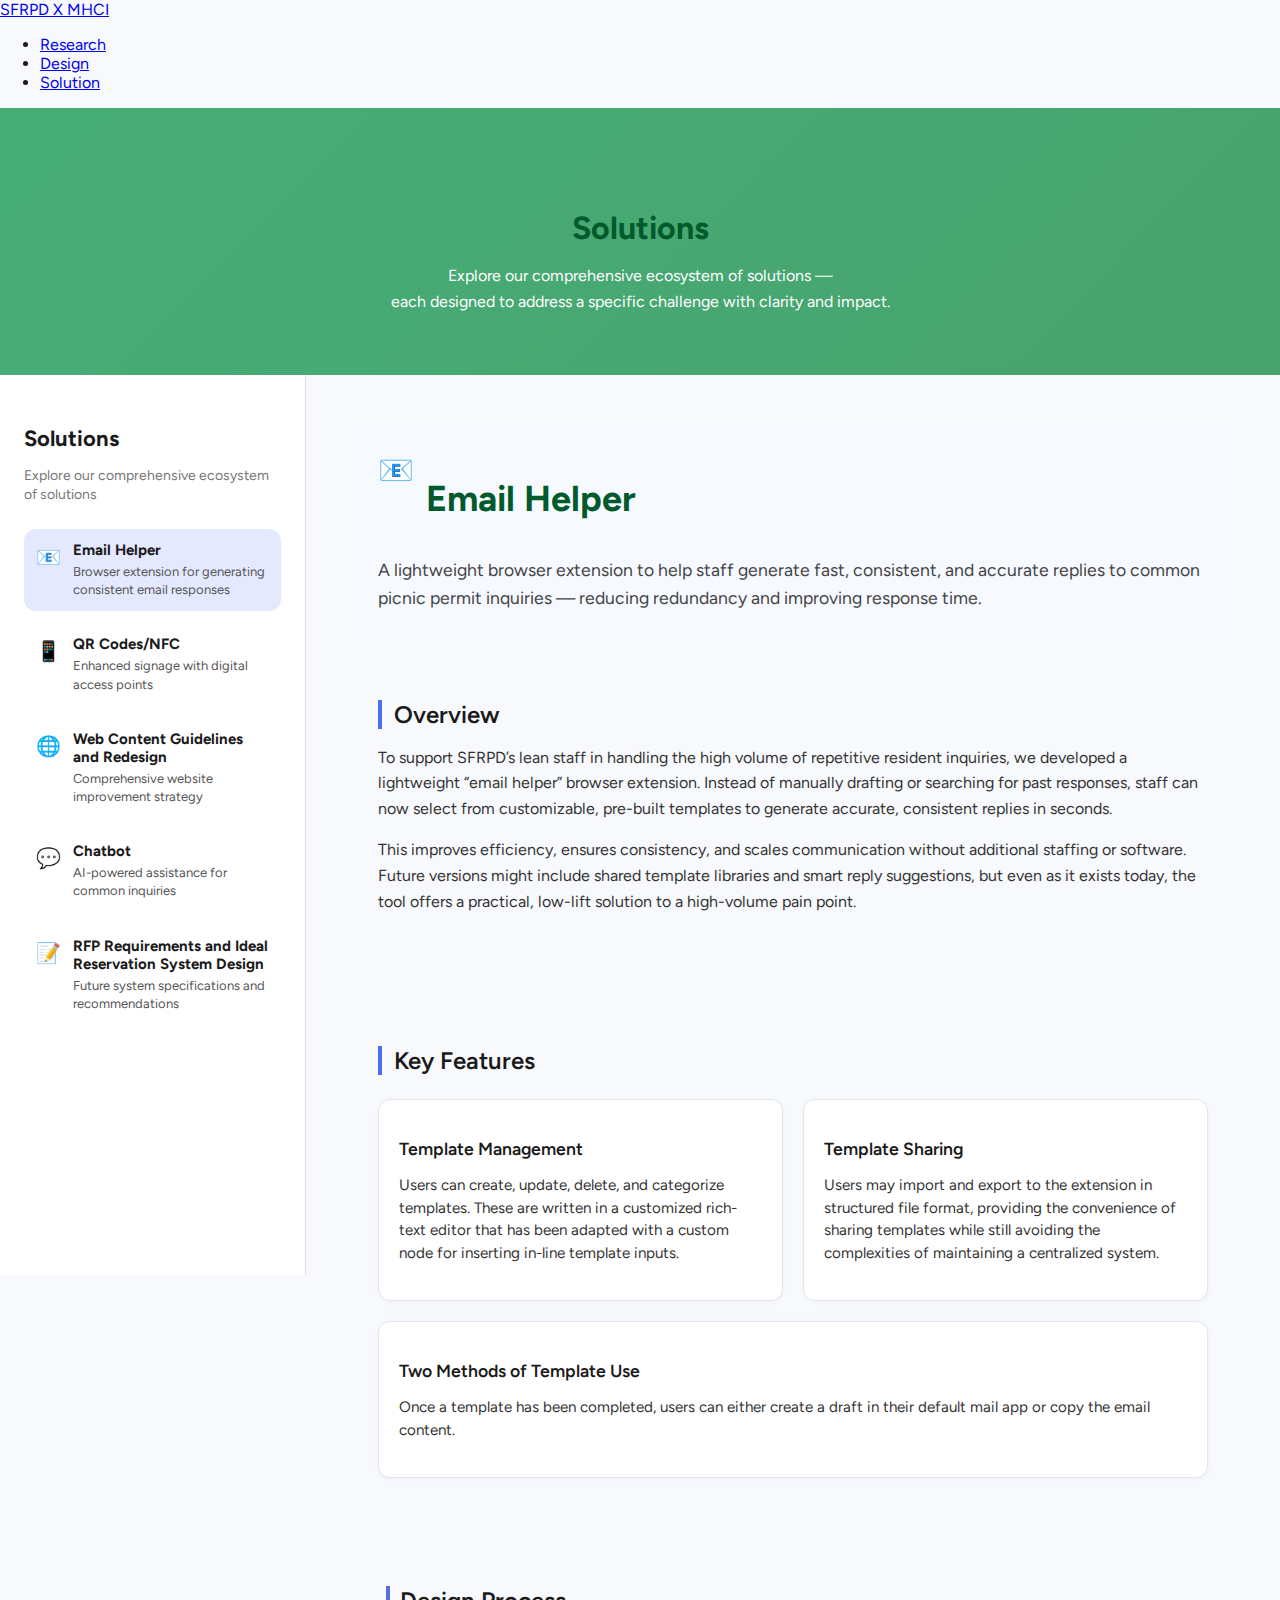
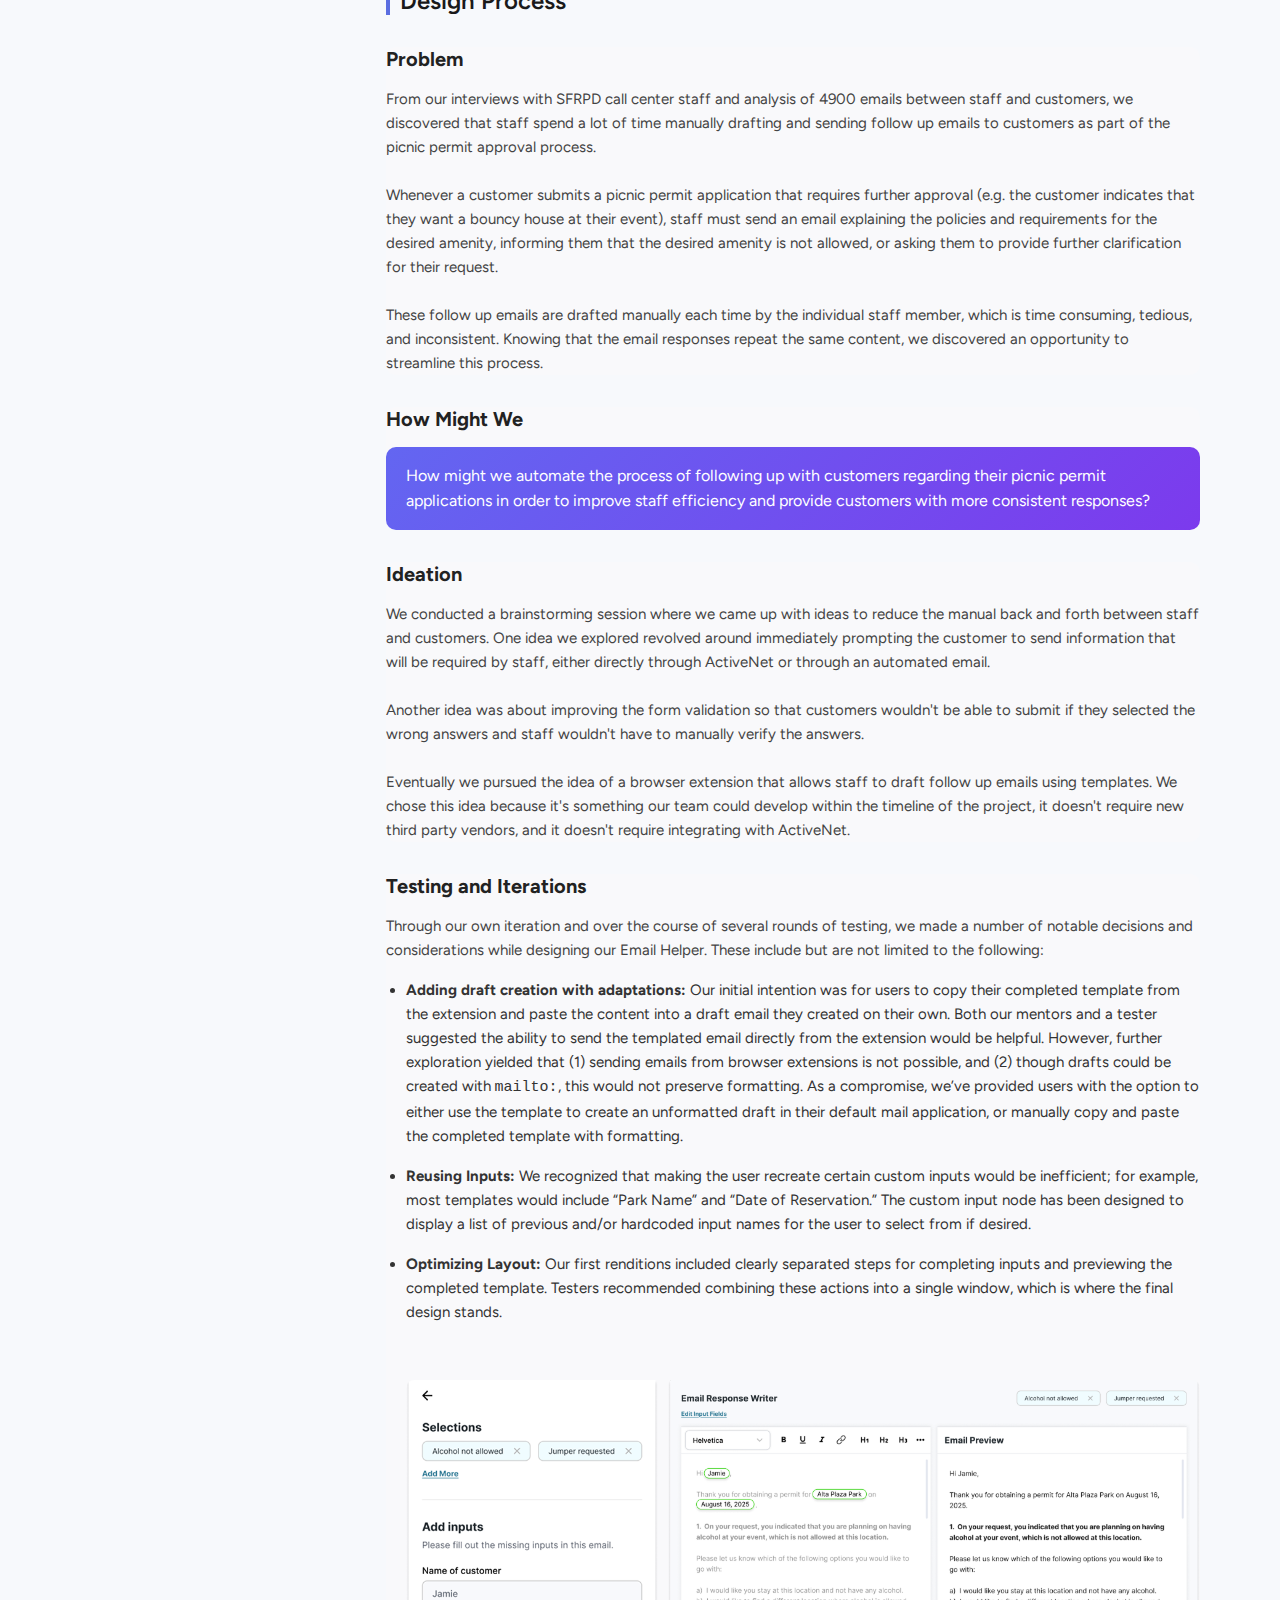
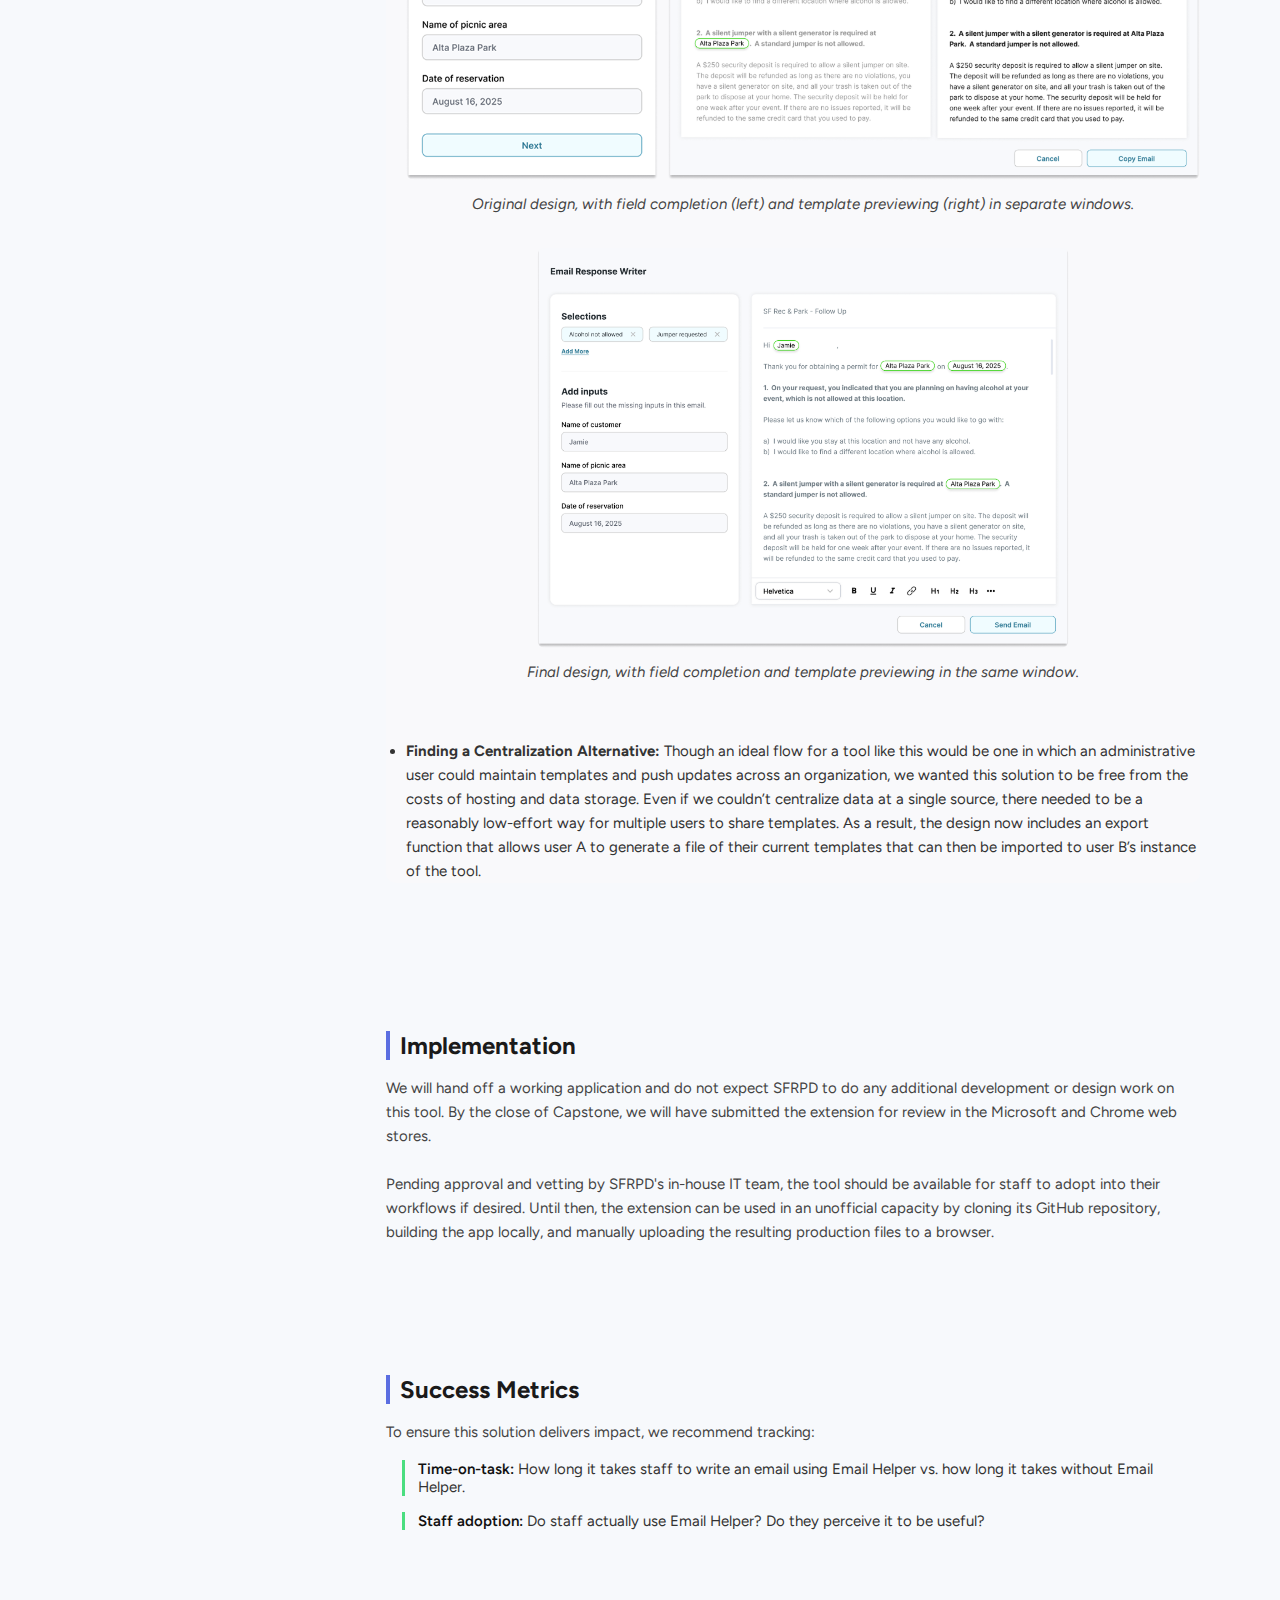
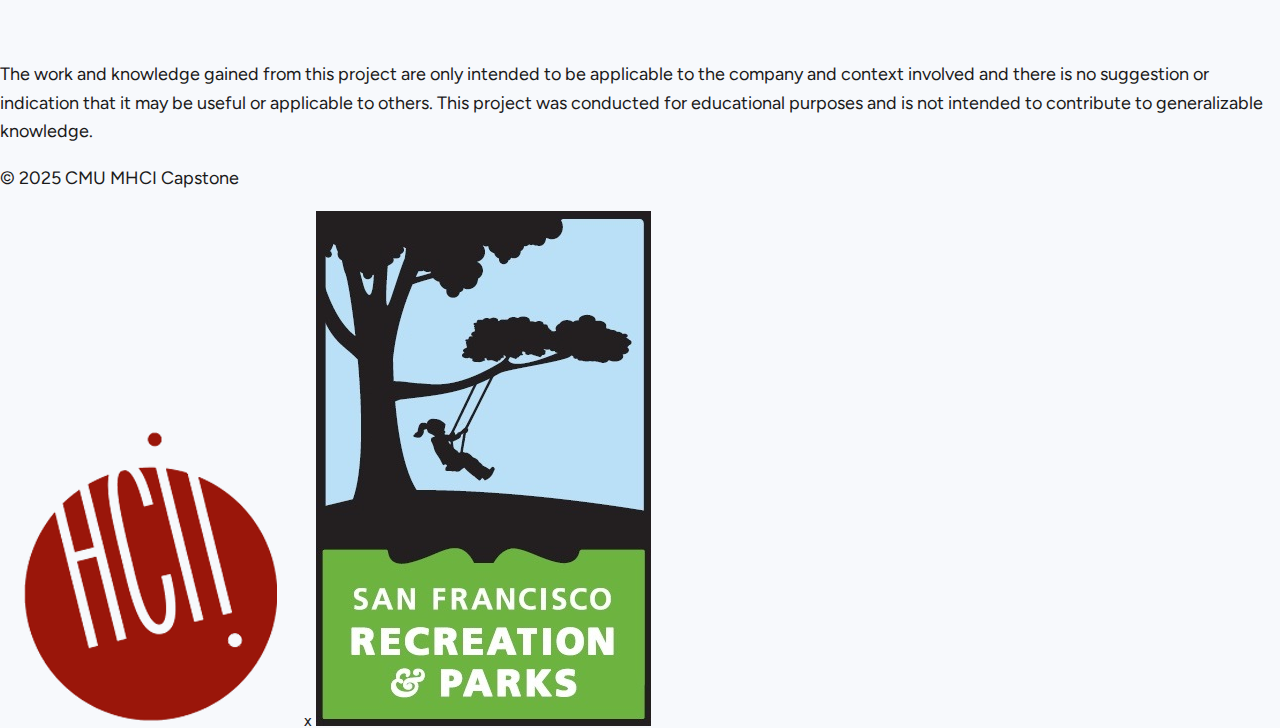
<file: solution.html>
<!DOCTYPE html>
<html lang="en">
<head>
  <meta charset="UTF-8" />
  <meta name="viewport" content="width=device-width, initial-scale=1.0" />
  <title>Solutions</title>
  <link rel="stylesheet" href="style.css" />
  <link rel="stylesheet" href="style-solution.css" />
  <link href="https://fonts.googleapis.com/css2?family=Figtree:wght@400;500;600;700&display=swap" rel="stylesheet">
</head>
<body>
  <!-- Hero Section -->
  <nav class="navbar">
    <a href="index.html" class="nav-logo">SFRPD X MHCI</a>
    <ul class="nav-links">
      <li><a href="research.html">Research</a></li>
      <li><a href="design.html">Design</a></li>
      <li><a href="solution.html">Solution</a></li>
    </ul>
  </nav>

  <div class="solution-hero">
    <h1>Solutions</h1>
    <p>
      Explore our comprehensive ecosystem of solutions —<br />
      each designed to address a specific challenge with clarity and impact.
    </p>
  </div>

  <div class="solution-container">
    <aside class="solution-sidebar">
      <h2>Solutions</h2>
      <p>Explore our comprehensive ecosystem of solutions</p>
      <ul class="solution-nav">
        <li class="active" data-target="email-helper">
          <span class="icon">📧</span>
          <div>
            <strong>Email Helper</strong>
            <p>Browser extension for generating consistent email responses</p>
          </div>
        </li>
        <li data-target="qr-nfc">
          <span class="icon">📱</span>
          <div>
            <strong>QR Codes/NFC</strong>
            <p>Enhanced signage with digital access points</p>
          </div>
        </li>
        <li data-target="web-redesign">
          <span class="icon">🌐</span>
          <div>
            <strong>Web Content Guidelines and Redesign</strong>
            <p>Comprehensive website improvement strategy</p>
          </div>
        </li>
        <li data-target="chatbot">
          <span class="icon">💬</span>
          <div>
            <strong>Chatbot</strong>
            <p>AI-powered assistance for common inquiries</p>
          </div>
        </li>
        <li data-target="rfp">
          <span class="icon">📝</span>
          <div>
            <strong>RFP Requirements and Ideal Reservation System Design</strong>
            <p>Future system specifications and recommendations</p>
          </div>
        </li>
      </ul>
    </aside>

    <main class="solution-detail">
        <!-- Email Helper Section -->
        <section id="email-helper" class="solution-section" style="display: block;">
          <!-- Header -->
          <div class="solution-header">
            <div class="icon-and-title">
              <span class="icon">📧</span>
              <h1>Email Helper</h1>
            </div>
            <p class="subtitle">
              A lightweight browser extension to help staff generate fast, consistent, and accurate replies to common picnic permit inquiries — reducing redundancy and improving response time.
            </p>
          </div>

          <!-- Overview -->
          <section class="solution-overview">
            <div class="container">
              <h2>Overview</h2>
              <p>
                To support SFRPD’s lean staff in handling the high volume of repetitive resident inquiries, we developed a lightweight “email helper” browser extension. Instead of manually drafting or searching for past responses, staff can now select from customizable, pre-built templates to generate accurate, consistent replies in seconds.
              </p>
              <p>
                This improves efficiency, ensures consistency, and scales communication without additional staffing or software. Future versions might include shared template libraries and smart reply suggestions, but even as it exists today, the tool offers a practical, low-lift solution to a high-volume pain point.
              </p>
            </div>
          </section>

            <!-- Key Features -->
          <section class="solution-features">
            <div class="container">
                <h2>Key Features</h2>
                <div class="feature-cards">
                <div class="feature-card">
                    <h3>Template Management</h3>
                    <p>
                    Users can create, update, delete, and categorize templates. These are written in a customized rich-text editor that has been adapted with a custom node for inserting in-line template inputs.
                    </p>
                </div>
                <div class="feature-card">
                    <h3>Template Sharing</h3>
                    <p>
                    Users may import and export to the extension in structured file format, providing the convenience of sharing templates while still avoiding the complexities of maintaining a centralized system.
                    </p>
                </div>
                <div class="feature-card">
                    <h3>Two Methods of Template Use</h3>
                    <p>
                    Once a template has been completed, users can either create a draft in their default mail app or copy the email content.
                    </p>
                </div>
                </div>
            </div>
          </section>

          <!-- Design Process -->
          <section class="design-process">
            <h2>Design Process</h2>
            <div class="process-card">
                <h3>Problem</h3>
                <p>
                From our interviews with SFRPD call center staff and analysis of 4900 emails between staff and customers, we discovered that staff spend a lot of time manually drafting and sending follow up emails to customers as part of the picnic permit approval process.
                <br><br>
                Whenever a customer submits a picnic permit application that requires further approval (e.g. the customer indicates that they want a bouncy house at their event), staff must send an email explaining the policies and requirements for the desired amenity, informing them that the desired amenity is not allowed, or asking them to provide further clarification for their request.
                <br><br>
                These follow up emails are drafted manually each time by the individual staff member, which is time consuming, tedious, and inconsistent. Knowing that the email responses repeat the same content, we discovered an opportunity to streamline this process.
                </p>
            </div>
            <div class="process-card">
                <h3>How Might We</h3>
                <div class="how-might-we-box">
                How might we automate the process of following up with customers regarding their picnic permit applications in order to improve staff efficiency and provide customers with more consistent responses?
                </div>
            </div>
            <div class="process-card">
                <h3>Ideation</h3>
                <p>
                We conducted a brainstorming session where we came up with ideas to reduce the manual back and forth between staff and customers. One idea we explored revolved around immediately prompting the customer to send information that will be required by staff, either directly through ActiveNet or through an automated email.
                <br><br>
                Another idea was about improving the form validation so that customers wouldn't be able to submit if they selected the wrong answers and staff wouldn't have to manually verify the answers.
                <br><br>
                Eventually we pursued the idea of a browser extension that allows staff to draft follow up emails using templates. We chose this idea because it's something our team could develop within the timeline of the project, it doesn't require new third party vendors, and it doesn't require integrating with ActiveNet.
                </p>
            </div>
            <div class="process-card">
              <h3>Testing and Iterations</h3>
              <p>
                Through our own iteration and over the course of several rounds of testing, we made a number of notable decisions and considerations while designing our Email Helper. These include but are not limited to the following:
              </p>
              <ul>
                <li>
                  <strong>Adding draft creation with adaptations:</strong> Our initial intention was for users to copy their completed template from the extension and paste the content into a draft email they created on their own. Both our mentors and a tester suggested the ability to send the templated email directly from the extension would be helpful. However, further exploration yielded that (1) sending emails from browser extensions is not possible, and (2) though drafts could be created with <code>mailto:</code>, this would not preserve formatting. As a compromise, we’ve provided users with the option to either use the template to create an unformatted draft in their default mail application, or manually copy and paste the completed template with formatting.
                </li>
                <li>
                  <strong>Reusing Inputs:</strong> We recognized that making the user recreate certain custom inputs would be inefficient; for example, most templates would include “Park Name” and “Date of Reservation.” The custom input node has been designed to display a list of previous and/or hardcoded input names for the user to select from if desired.
                </li>
                <li>
                  <strong>Optimizing Layout:</strong> Our first renditions included clearly separated steps for completing inputs and previewing the completed template. Testers recommended combining these actions into a single window, which is where the final design stands.
                  <br><br>
                  <div class="image-comparison">
                    <img src="images/optimizing.png" alt="Field completion interface"/>
                  </div>
                  <p class="image-caption">
                    <em>Original design, with field completion (left) and template previewing (right) in separate windows.</em>
                  </p>
                  <div class="image-comparison">
                    <img src="images/optimizing2.png" alt="Field completion interface"/>
                  </div>
                  <p class="image-caption">
                    <em>Final design, with field completion and template previewing in the same window.</em>
                  </p>
                </br>
                </li>
                <li>
                  <strong>Finding a Centralization Alternative:</strong> Though an ideal flow for a tool like this would be one in which an administrative user could maintain templates and push updates across an organization, we wanted this solution to be free from the costs of hosting and data storage. Even if we couldn’t centralize data at a single source, there needed to be a reasonably low-effort way for multiple users to share templates. As a result, the design now includes an export function that allows user A to generate a file of their current templates that can then be imported to user B’s instance of the tool.
                </li>
              </ul>
            </div>
          </section>

          <!-- Implementation -->
          <section class="implementation">
            <h2>Implementation</h2>
            <p>
                We will hand off a working application and do not expect SFRPD to do any additional development or design work on this tool. By the close of Capstone, we will have submitted the extension for review in the Microsoft and Chrome web stores.
                <br><br>
                Pending approval and vetting by SFRPD's in-house IT team, the tool should be available for staff to adopt into their workflows if desired. Until then, the extension can be used in an unofficial capacity by cloning its GitHub repository, building the app locally, and manually uploading the resulting production files to a browser.
            </p>
            </section>

            <!-- Success Metrics -->
            <section class="metrics">
                <h2>Success Metrics</h2>
                <p>To ensure this solution delivers impact, we recommend tracking:</p>
              
                <ul class="metric-list">
                  <li>
                    <span class="metric-title">Time-on-task:</span>
                    How long it takes staff to write an email using Email Helper vs. how long it takes without Email Helper.
                  </li>
                  <li>
                    <span class="metric-title">Staff adoption:</span>
                    Do staff actually use Email Helper? Do they perceive it to be useful?
                  </li>
                </ul>
            </section>
              
        </section>

        <section id="qr-nfc" class="solution-section" style="display: none">
            <!-- QR/NFC Section Header -->
            <div class="solution-header">
            <div class="icon-and-title">
                <span class="icon">📱</span>
                <h1>QR Codes/NFC</h1>
            </div>
            <p class="subtitle">Physical touchpoints, placed near reservable facilities, which allow park goers to learn about the reservation system and see real time availability through their phones.</p>
            </div>

            <div class="image-comparison">
              <img src="images/qrcode.png" alt="QR code on the picnic table"/>
            </div>
        
            <!-- Overview -->
            <section class="solution-overview">
                <div class="container">
                    <h2>Overview</h2>
                    <p>
                    The final QR/NFC plaques are multi-modal, low-barrier touchpoints designed to offer just-in-time information. Mounted directly onto picnic tables and signage posts, they invite users to either scan or tap with their phones to see real-time site availability, reservation status, and relevant park guidelines.
                    </p>
                    <p>
                    This solution doesn't just inform, it builds awareness of SFRPD's broader digital ecosystem, nudging users toward self-service, reservation literacy, and better park experiences overall.
                    </p>
                </div>
            </section>
        
            <!-- Key Features -->
            <section class="solution-features">
                <div class="container">
                    <h2>Key Features</h2>
                    <div class="feature-cards">
                    <div class="feature-card">
                        <h3>QR Codes</h3>
                        <p>
                        Each sign will display a prominently placed QR code that links to a mobile-friendly page with park-specific content. Users can simply scan the QR code with their phone camera to access information without having to download an app.
                        </p>
                    </div>
                    <div class="feature-card">
                        <h3>NFC Technology</h3>
                        <p>
                        For an enhanced experience, NFC chips can be embedded in or attached to the signage. These allow compatible smartphones to tap the sign and access the same content instantly. Key advantages include faster access, more intuitive interaction for tech-savvy users, and less visual clutter.
                        </p>
                    </div>
                    <div class="feature-card">
                        <h3>Relevant and Timely Information</h3>
                        <p>
                        Scanning or tapping provides access to rules and regulations, real-time picnic table availability, reservation instructions, contact information, safety alerts, and live updates during events. Content can be updated remotely through a centralized CMS.
                        </p>
                    </div>
                    </div>
                </div>
            </section>
        
            <!-- Design Process -->
            <section class="design-process">
                <h2>Design Process</h2>
                <div class="process-card">
                    <h3>Problem</h3>
                    <p>
                    Through our conversations with SF park goers and SFRPD staff, we learned that most park goers are not aware of the existence of a reservation system, which causes unintentional rule-breaking and conflict between park goers.
                    <br><br>
                    Many areas lack visible signage, rules and booking information aren't easily accessible on-site, and park goers don't always receive guidance in person. This situation leaves park goers feeling confused, frustrated, and unsure of how to engage with park facilities. Meanwhile, staff must spend additional time answering repeated questions or enforcing rules that could have been self-explanatory.
                    </p>
                </div>
                <div class="process-card">
                    <h3>How Might We</h3>
                    <div class="how-might-we-box">
                    How might we improve awareness of SFRPD's reservation system, park rules, and real-time availability of park facilities for in-person park goers?
                    </div>
                </div>
                <div class="process-card">
                    <h3>Ideation</h3>
                    <p>
                      Through early prototyping and concept testing, we explored several ideas for improving awareness of the reservation system for in-person park goers. One idea was to distribute zines that inform people about how to reserve park facilities. Another idea was adding maps to the parks that support wayfinding and inform park goers about the reservation system. Another idea was putting up signs with QR codes or phone numbers that allow users to make reservations on the spot and be informed about the reservation system.
                      <br><br>
                      We found out that although park goers do not have a strong desire to make on-the-spot reservations, they do want to know about the rules for using a facility and whether or not the facility has been reserved. This type of information helps them avoid conflict with other park goers and makes them feel more confident using park facilities.
                      <br><br>
                      We decided to move forward with using QR codes and NFCs as a touchpoint for delivering information to park goers because it's technically simple to implement and doesn't add additional signage to the parks.
                      </p>
                </div>
            </section>

            <!-- Design Decisions -->
            <section class="design-decisions">
                <div class="container">
                <h2>Design Decisions</h2>
                <p>
                    We designed a practical way for park-goers to access real-time information – such as whether a picnic table is reserved or what rules apply – by scanning or tapping a small plaque on-site. Through multiple iterations, we refined both the physical design and user experience.
                </p>
                <div class="decision-cards">
                    <div class="decision-card">
                    <h3>Identifying Key Use Moments</h3>
                    <p>
                        We first mapped out where and when this feature would be most helpful, for example, when visitors arrived at a picnic table and weren't sure if it was already reserved, or when they were looking for nearby amenities without signage.
                    </p>
                    </div>
                    <div class="decision-card">
                    <h3>Exploring Material Options</h3>
                    <p>
                        Because the plaques would live outdoors year-round, we tested materials that could withstand sun, rain, and potential vandalism. We landed on a razor-cut acrylic design that's durable and discreet, with both a QR code and embedded NFC chip.
                    </p>
                    </div>
                    <div class="decision-card">
                    <h3>Before-and-After Journey Mapping</h3>
                    <p>
                        We considered what users currently do when they're unsure about availability or rules, and how scanning or tapping a sign could shift that experience. This led to clearer language on the plaque and a mobile landing page that prioritizes immediate info (like availability) up top.
                    </p>
                    </div>
                    <div class="decision-card">
                    <h3>Clarifying Who Benefits Most</h3>
                    <p>
                        The design especially supports visitors who might otherwise struggle to access park information, and residents who rarely use the SFRPD website. With more than half of those we spoke to in SF being unaware of the department's reservation system, this solution creates an alternative point of entry by reaching users in the physical space.
                    </p>
                    </div>
                </div>
                </div>
            </section>

            <!-- Implementation -->
            <section class="implementation">
              <h2>Implementation</h2>
              <p>
                To make the most of this QR + NFC smart signage solution, we recommend the following steps:
              </p>
              <ul class="metric-list">
                <li>
                  <span class="metric-title">Install Signage at Key Locations:</span>
                  Place the provided QR/NFC signage at high-impact areas like picnic tables, reservable facilities, park entrances, or activity zones. Ensure visibility and durability (e.g., eye-level for standing signs, waterproof labels for tables).
                </li>
                <li>
                  <span class="metric-title">Assign Ownership of Link Content:</span>
                  Designate a staff member or team to manage the URLs behind the QR codes. Update real-time information such as picnic table availability, event updates, closures, or rule changes through a centralized platform (e.g., Airtable, Notion, or a dedicated SFRPD web page).
                </li>
                <li>
                  <span class="metric-title">Monitor Usage and Feedback:</span>
                  Optionally track engagement by using a link management tool (e.g., Bitly or Google Analytics) to monitor how often each code is scanned.
                </li>
                <li>
                  <span class="metric-title">Plan for Maintenance and Expansion:</span>
                  Schedule periodic checks to ensure signage remains scannable and intact. As the system proves successful, consider expanding it to other parks or use cases (e.g., event registration, maintenance reporting, scavenger hunts).
                </li>
              </ul>
            </section>


            <!-- Success-Metrics -->
            <section class="metrics">
                <h2>Success Metrics</h2>
                <p>To ensure this solution delivers impact, we recommend tracking:</p>
              
                <ul class="metric-list">
                  <li>
                    <span class="metric-title">Number of scans per location:</span>
                    Track engagement using link management tools like Bitly to understand which locations see the most usage.
                  </li>
                  <li>
                    <span class="metric-title">Repeat scans vs. unique users:</span>
                    Measure whether users are returning to access information multiple times or if each scan represents a new user.
                  </li>
                  <li>
                    <span class="metric-title">Visitor satisfaction:</span>
                    Implement short in-page polls to gather feedback on the usefulness and clarity of the information provided.
                  </li>
                  <li>
                    <span class="metric-title">Reduction in staff-reported incidents:</span>
                    Monitor whether there's a decrease in confusion-related incidents or questions that staff need to address in person.
                  </li>
                </ul>
            </section>
  
        </section>
      
        <section id="web-redesign" class="solution-section" style="display: none;">
            <!-- Website Content -->
              <!-- Web Redesign Section Header -->
              <div class="solution-header">
                <div class="icon-and-title">
                  <span class="icon">🌐</span>
                  <h1>Website Content Guidelines and Redesign</h1>
                </div>
                <p class="subtitle">
                  We created a set of actionable guidelines and sample redesigns to help SFRPD create a more usable, accessible, and trustworthy website. These recommendations can be implemented within CivicPlus and aim to reduce confusion and customer support burden.
                </p>
              </div>

              <!-- Overview -->
              <section class="solution-overview">
                <div class="container">
                  <h2>Overview</h2>
                  <p>We created a set of actionable guidelines and sample redesigns to help SFRPD create a more usable, accessible, and trustworthy website. These recommendations can be implemented within CivicPlus and aim to reduce confusion and customer support burden.</p>
                </div>
              </section>

              <!-- Style Guidelines -->
              <section class="solution-overview">
                <div class="container">
                  <h2>Style Guidelines</h2>
                  <p>
                    According to CSS Stats, the Picnic Rentals page uses 93 unique colors, 60 unique font sizes, and 26 unique font families. We recommend consolidating these into a single style guide that includes visual identity, layout templates, UI components, and writing tone to ensure consistency across departments.
                  </p>
                </div>
              </section>

            
               <!-- Style Guide Components Section -->
              <section class="solution-overview">
                <div class="container">
                  <h2>Style Guide Components</h2>
                  <div class="styleguide-grid">
                    <!-- Card 1 -->
                    <div class="styleguide-card">
                      <div class="number-tag">01</div>
                      <h3>Visual Identity & Branding</h3>
                      <ul>
                        <li>Logo usage guidelines and placement rules</li>
                        <li>Official color palette with hex codes for primary and secondary colors</li>
                        <li>Typography specifications (font families, sizes, weights, line heights)</li>
                        <li>Consistent heading hierarchy (H1, H2, H3, etc.)</li>
                      </ul>
                    </div>

                    <!-- Card 2 -->
                    <div class="styleguide-card">
                      <div class="number-tag">02</div>
                      <h3>Content Structure & Layout</h3>
                      <ul>
                        <li>Page template specifications for common page types (Picnic Rentals, Athletic Fields, etc.)</li>
                        <li>Consistent information architecture</li>
                        <li>Progressive disclosure principles for complex information</li>
                        <li>Standardized content sections (fees, contact info, warnings)</li>
                      </ul>
                    </div>

                    <!-- Card 3 -->
                    <div class="styleguide-card">
                      <div class="number-tag">03</div>
                      <h3>User Interface Elements</h3>
                      <ul>
                        <li>Button styles and states</li>
                        <li>Link formatting and behavior</li>
                        <li>Form design standards</li>
                        <li>Navigation menu consistency</li>
                        <li>Call-to-action styling</li>
                      </ul>
                    </div>

                    <!-- Card 4 -->
                    <div class="styleguide-card">
                      <div class="number-tag">04</div>
                      <h3>Content Guidelines</h3>
                      <ul>
                        <li>Writing tone and voice for park communications</li>
                        <li>Information prioritization</li>
                        <li>Consistent terminology across all pages</li>
                      </ul>
                    </div>
                  </div>
                </div>
              </section>

              <!-- Accessibility Guidelines Section -->
              <section class="solution-overview">
                <div class="container">
                  <h2 class="section-title">Testing Approach</h2>              

                  <!-- Why Accessibility Matters Box -->
                  <div class="accessibility-box">
                    <h3>Why Accessibility Matters</h3>
                    <p>
                      Web accessibility ensures that everyone, including people with disabilities, can use and benefit from your website. 
                      This includes individuals who have cognitive, learning, or physical disabilities such as blindness, low vision, and 
                      deafness or hardness of hearing. Making your website accessible removes barriers and allows all users to access the 
                      same information and services as everyone else.
                    </p>
                    <p>
                      Web accessibility often leads to better overall usability. Features like clear navigation, readable fonts, and captions 
                      for videos not only help people with disabilities but also benefit users in challenging situations, such as browsing 
                      in noisy environments or using mobile devices.
                    </p>
                  </div>

                  <!-- Accessibility Laws Cards -->
                  <h3>Policy & Regulations</h3>
                  <p>
                    As a government organization, SFRPD's digital properties are required to adhere to a number of accessibility standards.
                    We outlined all of the accessibility laws and standards that SFRPD is required to meet. Here is a sample:
                  </p>

                  <div class="styleguide-grid">
                    <div class="styleguide-card">
                      <h3>Section 508</h3>
                      <p>
                        Section 508 of the Rehabilitation Act requires federal agencies to ensure that their electronic and 
                        information technology is accessible to people with disabilities.
                      </p>
                    </div>
                    <div class="styleguide-card">
                      <h3>California Government Code Sections 7405 and 11135</h3>
                      <p>
                        These codes mandate that California state agencies and programs provide accessible technology and services 
                        to individuals with disabilities, ensuring nondiscrimination in all state-funded activities.
                      </p>
                    </div>
                    <div class="styleguide-card">
                      <h3>Web Content Accessibility Guidelines (WCAG) 2.2</h3>
                      <p>
                        WCAG 2.2 provides a global standard for web accessibility, offering guidelines to make digital content 
                        more usable for people with disabilities, including new success criteria for cognitive and motor impairments.
                      </p>
                      <div class="light-callout"> <strong>Be Advised:</strong> WCAG 3 is in development and will develop into a W3C Standard in a few years.</div>
                    </div>
                  </div>
                </div>
              </section>

              <!-- Accessibility Best Practices -->
              <section class="solution-overview">
                <div class="container">
                  <h2>Accessibility Best Practices</h2>
                  <div class="accessibility-best-grid">
                    <div class="accessibility-row">
                      <div class="left"><strong>Provide Alternative Text</strong><br>All meaningful images must have descriptive "alt text." Decorative images should have empty alt tags (<code>alt=""</code>).</div>
                      <div class="right">Screen readers read alt text aloud, allowing visually impaired users to understand the content and context of an image.</div>
                    </div>
                    <div class="accessibility-row">
                      <div class="left"><strong>Ensure High Contrast</strong><br>Text should have a contrast ratio of at least 4.5:1. For large text (18pt+), the ratio is 3:1.</div>
                      <div class="right">Low-contrast text is difficult to read for users with low vision or color blindness.</div>
                    </div>
                    <div class="accessibility-row">
                      <div class="left"><strong>Use Sufficient Font Size</strong><br>Body text should be a minimum of 16px (12pt). No text should be smaller than 12px (9pt).</div>
                      <div class="right">Small text can be illegible for users with visual impairments and can cause eye strain for all users.</div>
                    </div>
                    <div class="accessibility-row">
                      <div class="left"><strong>Label All Form Fields</strong><br>Every input field must have a programmatically associated <code>&lt;label&gt;</code>.</div>
                      <div class="right">Labels tell screen readers what the form field is for, making it possible for users with disabilities to fill out forms.</div>
                    </div>
                    <div class="accessibility-row">
                      <div class="left"><strong>Design for Keyboard Navigation</strong><br>Ensure interactive elements can be accessed via Tab, Enter, and Arrow keys.</div>
                      <div class="right">Users with motor disabilities may rely on a keyboard or assistive tech instead of a mouse.</div>
                    </div>
                    <div class="accessibility-row">
                      <div class="left"><strong>Use Headings Correctly</strong><br>Structure content with a logical heading hierarchy (e.g. H1 → H2 → H3).</div>
                      <div class="right">Headings create a logical outline, which helps users navigate and understand content.</div>
                    </div>
                    <div class="accessibility-row">
                      <div class="left"><strong>Avoid Layout Tables</strong><br>Use tables only for data, not layout. Use CSS for structure.</div>
                      <div class="right">Screen readers interpret tables cell by cell, so using them for layout confuses reading order.</div>
                    </div>
                  </div>
                </div>
              </section>

              <section class="solution-overview">
                <div class="container">
                  <h2 class="section-title">Guidelines for Using CivicPlus Widgets</h2>
                  <p class="section-description">
                    Widgets are the foundational building blocks of the CivicPlus website, serving as pre-configured modules for adding content and functionality to pages. Widgets range from simple text and image blocks to more complex elements like tables, slideshows, and document lists. We created a guide detailing the available widgets, outlining its purpose, providing examples of correct implementation, and defining the best practices for use.
                  </p>
              
                  <div class="widget-grid">
              
                    <div class="widget-card">
                      <div class="widget-content-top">
                        <h3>Editor</h3>
                        <p>The Editor widget is a WYSIWYG (What You See Is What You Get) text editing tool that allows you to add rich content such as formatted text, links, embedded media, and inline images. It supports basic styling (headlines, lists, bullet points) and is ideal for content-heavy pages.</p>
                      </div>
                      <div class="use-case-box">
                        <strong>SFRPD Use Case:</strong> This would be used to write the main body of content for almost any page. For example, on a page detailing the "Athletic Field Permit Rules," you would use the Editor to write out the regulations, using bold text for emphasis on key rules, numbered lists for procedures, and hyperlinks to the official municipal code.
                      </div>
                    </div>
              
                    <div class="widget-card">
                      <div class="widget-content-top">
                        <h3>Image</h3>
                        <p>A straightforward module for placing a single, static image on a page. It provides essential controls for alignment, resizing, and adding alternative text (alt-text) for ADA accessibility.</p>
                      </div>
                      <div class="use-case-box">
                        <strong>SFRPD Use Case:</strong> Displaying a high-quality photo of the Japanese Tea Garden on its reservation page to entice potential visitors, or showing a simple map image indicating the exact location of a specific reservable picnic area within Golden Gate Park.
                      </div>
                    </div>
              
                    <div class="widget-card">
                      <div class="widget-content-top">
                        <h3>Slideshow</h3>
                        <p>The Slideshow widget showcases a collection of images in a rotating, visually dynamic format. It's perfect for capturing user attention with beautiful visuals in a compact space, often used in page headers or hero sections.</p>
                      </div>
                      <div class="use-case-box">
                        <strong>SFRPD Use Case:</strong> On the homepage for Facility Rentals, a Slideshow could feature stunning professional photos of top wedding venues like the Golden Gate Park Conservatory of Flowers, the Palace of Fine Arts, and Stern Grove.
                      </div>
                    </div>
              
                    <div class="widget-card">
                      <div class="widget-content-top">
                        <h3>Related Documents</h3>
                        <p>This widget creates a clean, organized list of downloadable files (e.g., PDF, DOCX, XLSX). It's designed to give users direct access to important forms, applications, and informational documents without cluttering the page.</p>
                      </div>
                      <div class="use-case-box">
                        <strong>SFRPD Use Case:</strong> On the "Film & Photo Permits" page, this widget is essential for listing all required documentation: "Film Permit Application.pdf," "Insurance Requirements.pdf," "Drone Usage Policy.pdf," and "Fee Schedule.xlsx."
                      </div>
                    </div>
              
                    <div class="widget-card">
                      <div class="widget-content-top">
                        <h3>Pages</h3>
                        <p>This module dynamically generates a list of sub-pages that exist under the current page in the site’s hierarchy. It's a powerful tool for automating navigation and helping users discover related content within a specific section.</p>
                      </div>
                      <div class="use-case-box">
                        <strong>SFRPD Use Case:</strong> On the main "Permits" landing page, the Pages widget could automatically create a linked list of all available permit types, such as "Picnic Area Permits," "Wedding Ceremony Permits," and "Special Event Permits," ensuring the list is always up-to-date as new pages are added.
                      </div>
                    </div>
              
                    <div class="widget-card">
                      <div class="widget-content-top">
                        <h3>Spacer</h3>
                        <p>A simple but critical design tool. The Spacer inserts vertical white space between other widgets on a page. Its sole purpose is to improve the layout, reduce visual clutter, and guide the user’s eye, making content more readable.</p>
                      </div>
                      <div class="use-case-box">
                        <strong>SFRPD Use Case:</strong> On a long, text-heavy page explaining the multi-step process for obtaining a festival permit, a Spacer could be used to create a clean visual break between "Step 1: Application Submission" and "Step 2: Interdepartmental Review."
                      </div>
                    </div>
              
                    <div class="widget-card">
                      <div class="widget-content-top">
                        <h3>Tabbed</h3>
                        <p>The Tabbed widget organizes large amounts of related content into a compact, interactive module. Users click on tabs to reveal different sets of information, preventing long, overwhelming pages.</p>
                      </div>
                      <div class="use-case-box">
                        <strong>SFRPD Use Case:</strong> On a facility page for the "County Fair Building," tabs could be used to separate information into logical sections like "Rental Rates & Fees," "Floor Plan & Capacity," "Available A/V Equipment," and "Catering & Vendor Rules."
                      </div>
                    </div>
              
                    <div class="widget-card">
                      <div class="widget-content-top">
                        <h3>List</h3>
                        <p>This module creates a structured, styled list of items. It offers more design control than a simple bulleted list within the Editor and can be used for creating visually distinct checklists or directories.</p>
                      </div>
                      <div class="use-case-box">
                        <strong>SFRPD Use Case:</strong> Creating a clear, step-by-step checklist for "What You Need to Bring to Your Appointment" when finalizing a large event permit, or a bulleted list of "Approved Inflatable Jumper Companies" for picnic reservations.
                      </div>
                    </div>
              
                  </div>
                </div>
              </section>
              
              <section class="next-steps">
                <div class="container">
                  <h2 class="section-title">Next Steps</h2>
                  <p class="section-description">
                    This document provides the foundation for a more effective and accessible SFRPD website.
                    We recommend prioritizing the redesign of the "Permits & Reservations" section, as it is a high-traffic area where users often face challenges.
                  </p>
                  <p class="recommended-title">Recommended Next Steps:</p>
              
                  <div class="steps-grid">
                    <div class="step-card">
                      <div class="step-number">01</div>
                      <div class="step-content">
                        <h3>Audit & Prioritize</h3>
                        <p>Conduct a full audit of the website to identify all pages that need to be updated to meet these guidelines.</p>
                      </div>
                    </div>
              
                    <div class="step-card">
                      <div class="step-number">02</div>
                      <div class="step-content">
                        <h3>Develop Templates</h3>
                        <p>Create official page templates within CivicPlus for common page types (e.g., Picnic Rentals, Picnic Area Detail Page) to ensure future consistency.</p>
                      </div>
                    </div>
              
                    <div class="step-card">
                      <div class="step-number">03</div>
                      <div class="step-content">
                        <h3>Train Staff</h3>
                        <p>Ensure all staff members responsible for updating the website are trained on this content and accessibility guidelines.</p>
                      </div>
                    </div>
                  </div>
                </div>
              </section>
              
  
            
        </section>

        <section id="chatbot" class="solution-section" style="display: none;">
            <div class="solution-header">
              <div class="icon-and-title">
                <span class="icon">💬</span>
                <h1>Chatbot</h1>
              </div>
              <p class="subtitle">
                Testing and Ideal Chatbot Design – What we found from testing the chatbot that SFRPD purchased from their website vendor, CivicPlus, and our design of an ideal chatbot that addresses the gaps.
              </p>
            </div>
            
            <section class="solution-overview">
              <h2>Overview</h2>
              <p>
              Since the start of this project, SFRPD has expressed interest in implementing an AI chatbot offered by CivicPlus to address the issue of poor website usability. They asked our team to test the performance of this chatbot in a sandbox environment so that they can request improvements from the vendor.
              </p>
              <p>
              Our chatbot testing revealed critical gaps between current chatbot capabilities and service delivery requirements, while our design of an ideal chatbot demonstrates the functionalities that a chatbot should be able to perform in order to be truly useful for users and staff.
              </p>
            </section> 
            
            <section class="section-block">
              <h2>Chatbot Testing</h2>
            
              <div class="card-group">
                <div class="process-card">
                  <h3>Testing Approach</h3>
                  <p>
                    We initially came up with a systematic evaluation method with metrics across five criteria. However, once we saw how limited the current chatbot's capabilities are, we realized that a detailed numerical assessment wouldn't be useful for SFRPD.
                  </p>
                  <p>
                    Instead, we decided to identify basic performance gaps through 40+ test scenarios covering the most common user inquiries.
                  </p>
                </div>
              </div>
              
              <h3 class="findings-title">Testing Findings</h3>
            
              <ul class="failure-list">
                <li>
                  <strong>❌ Failure to Handle Basic Inquiries</strong><br>
                  When asked about picnic permits through the "quick question" feature provided, the chatbot responded: "I'm having trouble finding an answer."
                </li>
                <li>
                  <strong>💬 Failure to Provide Consistent Responses</strong><br>
                  When asked "How do I make a picnic permit?", the chatbot was able to respond correctly, but it failed to provide an answer for "How do I reserve a picnic area?" even though they're the same question.
                </li>
                <li>
                  <strong>🎯 Failure to Provide Accurate Answers</strong><br>
                  When asked to recommend a picnic site in Golden Gate Park, the chatbot recommended Golden Gate Heights Picnic Area, which is an entirely different park.
                </li>
                <li>
                  <strong>☁️ Failure to Retain Context</strong><br>
                  When asked "How much does it cost?" after correctly answering "How do I reserve an athletic field", the chatbot provided unrelated costs, failing to retain context.
                </li>
                <li>
                  <strong>📅 Failure to Provide Up-to-Date Information</strong><br>
                  When asked if a park had restrooms, the chatbot referenced a Taskforce Restroom Report from 2009.
                </li>
                <li>
                  <strong>🔗 Failure to Provide Correct Links</strong><br>
                  When asked about availability, the chatbot linked to a "Tentative Calendar for Special Events" instead of the proper ActiveNet availability calendar.
                </li>

                <li class="implication-item">
                  <div class="implication-box">
                    <h3>Testing Implications</h3>
                    <p>
                      The testing reinforced our stance that the effectiveness of a chatbot is entirely dependent on the quality of the content that it's based off of.
                      Poor information architecture directly translates to unreliable chatbot performance.
                    </p>
                    <p>
                      Given the limited capabilities of the CivicPlus chatbot, it's unlikely to significantly reduce the volume of phone calls and emails to staff.
                    </p>
                  </div>
                </li>

              </ul>
              


            </section>
          
            
            <section class="ideal-chatbot">
                <h2>Ideal Chatbot</h2>
                <p class="section-description">
                  We designed an ideal chatbot demonstrating the capabilities and use cases that the current chatbot should be able to perform but is lacking.
                </p>
              
                <h4 class="capability-subheading">Capabilities</h4>
                <p class="capability-intro">
                  Our ideal chatbot has four primary capabilities handled through structured conversational formats:
                </p>
              
                <div class="capability-grid">
                  <div class="capability-card">
                    <div class="capability-number">01</div>
                    <h5>Information Gathering</h5>
                    <p>
                      Handles information gathering by answering frequently asked questions about policies, fees, and cancellations and explaining reservation and permit processes step-by-step.
                    </p>
                  </div>
                  <div class="capability-card">
                    <div class="capability-number">02</div>
                    <h5>Real-Time Availability</h5>
                    <p>
                      Allows users to check facility availability in real-time, including which sites are available on specific dates and which dates specific sites are available.
                    </p>
                  </div>
                  <div class="capability-card">
                    <div class="capability-number">03</div>
                    <h5>Booking Facilitation</h5>
                    <p>
                      Facilitates the entire booking process up to actual payment. This includes collecting user information about desired picnic location, date, attendee numbers, and amenities to provide filtered site options.
                    </p>
                  </div>
                  <div class="capability-card">
                    <div class="capability-number">04</div>
                    <h5>Post-Booking Self-Service</h5>
                    <p>
                      Provides post-booking self-service options including checking application status, modifying and cancelling reservations within allowed timeframes, and initiating refunds.
                    </p>
                  </div>
                </div>
            </section>

            <section class="chatbot-comparison">
                <div class="free-form">
                  <h4>Free-Form Conversation</h4>
                  <p>
                    Beyond structured conversations, the chatbot handles user inquiries through free-form conversation, enabling users to ask any question within the chatbot's domain and receive accurate, relevant answers.
                  </p>
                </div>
              
                <h4 class="comparison-title">How It's Different from CivicPlus' Chatbot</h4>
              
                <div class="comparison-grid">
                  <div class="comparison-box current">
                    <h5>Current CivicPlus Chatbot</h5>
                    <ul>
                      <li>⚠️ Can only read content on SFRPD's public-facing website</li>
                      <li>⚠️ Performs basic information gathering only</li>
                      <li>⚠️ No integration with reservation systems</li>
                      <li>⚠️ Static, outdated information</li>
                      <li>⚠️ Limited conversational context</li>
                    </ul>
                  </div>
              
                  <div class="comparison-box ideal">
                    <h5>Our Ideal Chatbot</h5>
                    <ul>
                      <li>✅ Integrates directly with third-party reservation systems</li>
                      <li>✅ Real-time data synchronization</li>
                      <li>✅ Active role in facilitating bookings</li>
                      <li>✅ Supports comprehensive self-service</li>
                      <li>✅ Handles high-frequency, low-medium complexity interactions</li>
                    </ul>
                  </div>
                </div>
            </section>
              
              
                       
        </section>

        <!-- RFP Section -->
        <section id="rfp" class="solution-section" style="display: none;">
            <!-- RFP Section Header -->
            <div class="solution-header">
                <div class="icon-and-title">
                <span class="icon">📄</span>
                <h1>RFP Requirements and Ideal Reservation System Design</h1>
                </div>
                <p class="subtitle">
                An RFP planning document that includes requirements for a third-party reservation system and a design of an ideal reservation system, meant to guide SFRPD in finding the right vendor.
                </p>
            </div>

            <!-- Final Solution Section -->
            <section class="implementation">
                <h2>The Final Solution</h2>
                <div class="feature-cards">
                
                    <div class="feature-card">
                        <span class="feature-icon">📄</span>
                        <h3>RFP Suggestions Document</h3>
                        <p>Comprehensive planning document with functional requirements and vendor specifications</p>
                    </div>
                
                    <div class="feature-card">
                        <span class="feature-icon">📄</span>
                        <h3>Ideal Reservation System Prototype</h3>
                        <p>Interactive design demonstrating the vision for a modern, user-centered reservation system</p>
                    </div>
            
                </div>
            </section>

            <!-- RFP Overview Section -->
            <section class="solution-overview">
                <div class="container">
                    <h2>Overview</h2>
                    <p>
                        With SFRPD's current contract with ActiveNet ending, we saw a critical opportunity to rethink and redesign their fragmented reservation infrastructure. Our goal was to create a clear, consolidated vision for what a modern, user-centered reservation system that reduces confusion, supports diverse users, and empowers staff could look like.
                    </p>
                    <p>
                        We delivered a comprehensive RFP planning document that outlines functional requirements for a web-based reservation system, user-facing features (interactive maps, smart search filters, real-time booking, mobile responsiveness etc.), and administrative tools for managing bookings, processing payments, resolving conflicts, and generating usage reports.
                    </p>
                    <p>
                        The plan also includes integration requirements with CivicPlus, GIS mapping, and secure payment portals, as well as support and training plans to ensure smooth onboarding and long-term system success. Together, these suggestions help SFRPD clearly articulate what they need in a new vendor while staying grounded in the lived experiences of both users and staff.
                    </p>
                </div>
            </section>
  
            <section class="ideal-chatbot">
                <h2>Writing Process</h2>
                <p class="section-description">
                  Some notable parts of the writing process include:
                </p>
              
                <div class="capability-grid">
                  <!-- Row 1 -->
                  <div class="capability-card">
                    <div class="capability-number">01</div>
                    <h5>Clarifying Stakeholder Needs</h5>
                    <p>
                      To ensure the system meets a wide range of real-world needs, we mapped the pain points of each stakeholder group - from overwhelmed call center staff and confused first-time users, to mobile-first park visitors and program instructors.
                    </p>
                  </div>
              
                  <div class="capability-card">
                    <div class="capability-number">02</div>
                    <h5>Studying Platform Fragmentation</h5>
                    <p>
                      We identified how the disjointed use of multiple platforms (e.g. CivicPlus, ActiveNet, Rec.us) created confusion and inefficiencies. This reinforced the need for a single integrated system that reduces redirects and repeated logins.
                    </p>
                  </div>
              
                  <div class="capability-card">
                    <div class="capability-number">03</div>
                    <h5>Balancing Public vs. Staff Functions</h5>
                    <p>
                      We made sure to define not just user-facing features like smart filters or payment tools, but also backend needs like admin dashboard, pricing logic, conflict resolution tools, and logging capability.
                    </p>
                  </div>
              
                  <!-- Row 2 -->
                  <div class="capability-card">
                    <div class="capability-number">04</div>
                    <h5>Planning for Edge Cases and Accessibility</h5>
                    <p>
                      Throughout, we considered edge cases. What happens during site closures? Can users easily cancel or edit their reservations? Does the interface support low digital-literacy users or non-English speakers?
                    </p>
                  </div>
              
                  <div class="capability-card">
                    <div class="capability-number">05</div>
                    <h5>Ensuring Long Term Sustainability</h5>
                    <p>
                      Beyond features, we included expectations around implementation, staff training, technical support, and accessibility to ensure the solution is practical and maintainable.
                    </p>
                  </div>
                </div>
            </section>
            
            <section class="solution-overview">
                <div class="container">
                  <h2>🛠️ Key Iteration Notes</h2>
                  <p>
                    After feedback from faculty mentors, we reflected critically on the scope and structure of our RFP document. 
                    The mentors noted that the RFP served as a comprehensive summary of our research and understanding of the current ecosystem, 
                    including user needs, feature requirements, and stakeholder relationships.
                  </p>
              
                  <h4>Initial Challenge</h4>
                  <div class="quote-box">
                    <em>However, it remained, at that stage, largely a list of features without prioritization or concrete design explorations.</em>
                  </div>
                </div>
            </section>

            <section class="ideal-chatbot">
                <h2>Key Improvements Made</h2>
                
                <div class="capability-grid">
                <div class="capability-card">
                    <div class="capability-number">01</div>
                    <h5>Feature Prioritization</h5>
                    <p>
                    We prioritized features to distinguish core functionality from enhancements, helping vendors understand what’s essential versus nice-to-have.
                    </p>
                </div>
                
                <div class="capability-card">
                    <div class="capability-number">02</div>
                    <h5>Sample Design Development</h5>
                    <p>
                    We developed sample designs for selected high-impact features to demonstrate critical functionality in its ideal state.
                    </p>
                </div>
            
                <div class="capability-card">
                    <div class="capability-number">03</div>
                    <h5>Current System Shortcomings</h5>
                    <p>
                    The document was edited to explicitly address shortcomings of the current system, as identified by our client, positioning vendors to propose targeted solutions.
                    </p>
                </div>
                </div>
            </section>

            <!-- Refinement Outcome -->
            <section class="implementation">
                <h2>Refinement Outcome</h2>
                <p>
                By surfacing these challenges, the RFP positions future vendors to propose solutions that directly respond to end-user frustrations and operational inefficiencies.
                <br><br>
                These refinements aim to give prospective vendors a clear picture of the challenges to be solved while setting expectations for improved user experience and system cohesion.
                </p>
            </section>

            <!-- Impact and Value -->
            <section class="metrics">
                <h2>Impact and Value</h2>
                <p>Here’s how our RFP document delivers meaningful value to SFRPD:</p>
            
                <ul class="metric-list">
                    <li>
                        <strong>Clear vendor communication:</strong>
                        Provides SFRPD with a structured way to communicate their needs to potential vendors, reducing misunderstandings and ensuring proposals address real user problems.
                    </li>
                    <li>
                        <strong>Research-grounded requirements:</strong>
                        All requirements are based on extensive user research, staff interviews, and system analysis, ensuring the new system addresses actual pain points rather than assumed needs.
                    </li>
                    <li>
                        <strong>Future-focused vision:</strong>
                        The ideal system design provides a concrete vision for what success looks like, helping SFRPD evaluate vendor proposals against a clear standard.
                    </li>
                    <li>
                        <strong>Operational efficiency:</strong>
                        By addressing current system fragmentation and staff workflow issues, the new system will significantly reduce manual work and improve service delivery.
                    </li>
                </ul>
            </section>

  
        </section>

      
    </main>
  </div>

  <footer class="footer">
    <div class="footer-content">
      <p class="footer-info">The work and knowledge gained from this project are only intended to be applicable to the company and context involved and there is no suggestion or indication that it may be useful or applicable to others. This project was conducted for educational purposes and is not intended to contribute to generalizable knowledge.</p>
      <p class="footer-copy">© 2025 CMU MHCI Capstone</p>    
    </div>
    <div class="footer-logos">
      <img src="images/hcii-logo.png" alt="HCII Logo"/>
      <span class="footer-x">x</span>
      <img src="images/sfrpd-logo.jpg" alt="SFRPD Logo"/>
    </div>
  </footer>

  <script src="solution.js"></script>
</body>
</html>
</file>
<file: style.css>
body {
    font-family: Arial, sans-serif;
    margin: 40px;
    background-color: #f2f2f2;
  }
  
  h1 {
    color: #005a2b;
    font-size: 36px;
  }
  
  p {
    font-size: 18px;
    line-height: 1.6;
  }
</file>
<file: style-design.css>
body {
    margin: 0;
    font-family: "Helvetica Neue", sans-serif;
  }
  
  .design-hero {
    background: linear-gradient(135deg, #4cb878, #3da169);
    color: white;
    text-align: center;
    padding: 120px 20px;
  }
  
  .design-hero-content {
    max-width: 800px;
    margin: 0 auto;
  }
  
  .design-hero h1 {
    font-size: 28px;
    font-weight: 600;
    margin-bottom: 16px;
  }
  
  .design-hero p {
    font-size: 16px;
    font-weight: 400;
    line-height: 1.6;
  }
  
  .design-approach {
    padding: 80px 20px;
    max-width: 1100px;
    margin: 0 auto;
  }
  
  .design-approach h2 {
    font-size: 26px;
    font-weight: 600;
    text-align: center;
    margin-bottom: 40px;
  }
  
  .approach-summary {
    background-color: #f4f6f9;
    border-left: 4px solid #35b36c;
    padding: 24px;
    border-radius: 12px;
    margin-bottom: 48px;
    font-size: 16px;
    line-height: 1.6;
  }
  
  .approach-cards {
    display: flex;
    flex-direction: row;
    gap: 24px;
    flex-wrap: wrap;
    margin-bottom: 48px;
  }
  
  .card {
    flex: 1;
    background: white;
    padding: 24px;
    border-radius: 16px;
    box-shadow: 0 8px 20px rgba(0, 0, 0, 0.04);
  }
  
  .card h3 {
    font-size: 18px;
    font-weight: 700;
    margin-bottom: 12px;
  }
  
  .card p {
    font-size: 15px;
    line-height: 1.6;
    margin-bottom: 16px;
  }
  
  .card.resident {
    border-top: 4px solid #646cff;
  }
  
  .card.staff {
    border-top: 4px solid #a259ff;
  }
  
  .tags span {
    background-color: #eee;
    padding: 6px 12px;
    border-radius: 999px;
    font-size: 13px;
    margin-right: 8px;
    color: #555;
  }
  
  .card.resident .tags span {
    background-color: #e6eaff;
    color: #646cff;
  }
  
  .card.staff .tags span {
    background-color: #f3eaff;
    color: #a259ff;
  }
  
  .result-box {
    background-color: #35b36c;
    color: white;
    padding: 40px 24px;
    border-radius: 16px;
    text-align: center;
  }
  
  .result-box h3 {
    font-size: 18px;
    font-weight: 700;
    margin-bottom: 12px;
  }
  
  .result-box p {
    font-size: 15px;
    line-height: 1.6;
  }
  
  .prototyping {
    padding: 80px 20px;
    max-width: 1100px;
    margin: 0 auto;
  }
  
  .prototyping h2 {
    font-size: 26px;
    font-weight: 600;
    text-align: center;
    margin-bottom: 40px;
  }
  
  .prototyping .summary {
    font-size: 16px;
    line-height: 1.6;
    text-align: center;
    max-width: 800px;
    margin: 0 auto 48px auto;
    color: #333;
  }
  
  .timeline {
    display: flex;
    flex-direction: row;
    gap: 32px;
    align-items: flex-start;
  }
  
  .step {
    background: white;
    padding: 24px;
    border-left: 4px solid #35b36c;
    border-radius: 12px;
    box-shadow: 0 6px 20px rgba(0, 0, 0, 0.04);
    cursor: pointer;
    width: 48%;
    flex: none;
    box-sizing: border-box;
    transition: transform 0.2s ease, background-color 0.2s ease;
  }
  
  .step:hover {
    transform: translateY(-4px);
  }
  
  .step.expanded {
    background-color: #35b36c;
    color: white;
    border-left-color: #1f7d52;
  }
  
  .step.expanded .label h3,
  .step.expanded .label p,
  .step.expanded .details {
    color: white;
  }
  
  .step .label h3 {
    font-size: 18px;
    font-weight: 700;
    margin-bottom: 8px;
    display: flex;
    align-items: center;
    justify-content: space-between;
  }
  
  .step .label p {
    font-size: 15px;
    line-height: 1.6;
    margin: 0;
  }
  
  .step .tag {
    background-color: #d0e8db;
    color: #207a4b;
    padding: 4px 10px;
    border-radius: 999px;
    font-size: 12px;
    margin-left: 8px;
  }
  
  .step .details {
    display: none;
    margin-top: 16px;
    font-size: 15px;
    line-height: 1.6;
    color: #444;
  }
  
  .step.expanded .details {
    display: block;
  }
  
  .insight {
    background: linear-gradient(to right, #f6e9ce, #bed9e9);
    padding: 40px 24px;
    border-radius: 16px;
    margin-top: 48px;
    text-align: center;
    color: #222;
  }
  
  .insight h3 {
    font-size: 18px;
    font-weight: 700;
    margin-bottom: 12px;
  }
  
  .insight p {
    font-size: 15px;
    line-height: 1.6;
  }
  
  /* ===================== */
  /* Ecosystem of Solutions */
  /* ===================== */
  
  .ecosystem-section {
    padding: 80px 20px;
    max-width: 1200px;
    margin: 0 auto;
    text-align: center;
  }
  
  .ecosystem-section h2 {
    font-size: 26px;
    font-weight: 600;
    margin-bottom: 12px;
  }
  
  .ecosystem-subtitle {
    font-size: 15px;
    color: #555;
    margin-bottom: 48px;
  }
  
  .ecosystem-cards {
    display: flex;
    justify-content: space-between;
    gap: 20px;
    flex-wrap: nowrap;
  }
  
  .ecosystem-cards .solution-card {
    flex: 1;
    min-width: 0;
    background: #f5f7fa;
    padding: 24px;
    border-radius: 16px;
    box-shadow: 0 6px 20px rgba(0, 0, 0, 0.04);
    text-align: left;
    transition: transform 0.2s ease;
  }
  
  .ecosystem-cards .solution-card:hover {
    transform: translateY(-4px);
  }
  
  .ecosystem-cards .solution-card h3 {
    font-size: 16px;
    font-weight: 700;
    margin-top: 12px;
    margin-bottom: 8px;
  }
  
  .tag {
    display: inline-block;
    padding: 6px 12px;
    font-size: 12px;
    border-radius: 999px;
    color: #fff;
    font-weight: 500;
  }
  
  .stafftools { background-color: #a2d4c9; color: #1e615b; }
  .accessibility { background-color: #d0e8db; color: #246a3e; }
  .digital { background-color: #e0ebf5; color: #3e6b9c; }
  .support { background-color: #f3e3f4; color: #6a4c93; }
  .strategy { background-color: #e5f4e3; color: #3e703f; }
</file>
<file: style-research.css>
.research-hero {
    background: linear-gradient(to right, #6a85f1, #a777e3);
    color: white;
    padding: 120px 20px 80px 20px;
    text-align: center;
  }
  
  .research-hero h2 {
    font-size: 28px;
    margin-bottom: 20px;
  }
  
  .research-hero p {
    max-width: 800px;
    margin: 0 auto;
    font-size: 18px;
    line-height: 1.6;
  }
  
/* Research Stats */
.research-stats {
    display: flex;
    justify-content: center;
    align-items: flex-start;
    gap: 48px;
    padding: 60px 20px 40px;
    background-color: #fff;
    flex-wrap: wrap;
  }
  
  .stat-item {
    text-align: center;
  }
  
  .stat-item h3 {
    font-size: 28px;
    color: #6a85f1;
    margin-bottom: 8px;
  }
  
  .stat-item p {
    font-size: 14px;
    color: #444;
    margin: 0;
  }
  
  .context-section {
    padding: 80px 40px;
    background-color: #f9f9f9;
    text-align: center;
  }
  
  .context-intro h2 {
    font-size: 28px;
    margin-bottom: 12px;
  }
  
  .context-intro p {
    font-size: 18px;
    max-width: 800px;
    margin: 0 auto 40px;
    color: #333;
    line-height: 1.6;
  }
  
  /* 숫자 박스 */
  .context-stats {
    display: flex;
    justify-content: center;
    gap: 80px;
    padding: 40px;
    background-color: #f1f2f8;
    border-radius: 12px;
    margin-bottom: 60px;
    flex-wrap: wrap;
  }
  
  .context-stat h3 {
    font-size: 28px;
    color: #6a85f1;
    margin-bottom: 4px;
  }
  
  .context-stat p {
    font-size: 13px;
    color: #555;
    margin: 0;
  }
  
  /* 아래 3개 박스 */
  .context-columns {
    display: flex;
    gap: 40px;
    justify-content: center;
    text-align: left;
    flex-wrap: wrap;
  }
  
  .context-block {
    max-width: 300px;
  }
  
  .context-block h4 {
    font-size: 18px;
    margin-bottom: 6px;
    border-bottom: 2px solid #6a85f1;
    display: inline-block;
    padding-bottom: 4px;
    color: #1a1a1a;
  }
  
  .context-block p {
    font-size: 14px;
    color: #444;
    line-height: 1.6;
  }
  
  .challenge-section {
    background: #f7f8fa;
    padding: 60px 20px;
    text-align: center;
  }
  
  .challenge-section h2 {
    font-size: 28px;
    font-weight: 600;
    margin-bottom: 24px;
    color: #1a1a1a;
  }
  
  .challenge-summary {
    max-width: 800px;
    margin: 0 auto 40px;
    background: #fff;
    padding: 24px 32px;
    border-radius: 12px;
    border-left: 4px solid #5c6ac4;
    box-shadow: 0 4px 12px rgba(0, 0, 0, 0.04);
    text-align: left;
  }
  
  .challenge-summary p {
    font-size: 16px;
    line-height: 1.6;
    color: #333;
  }
  
  .challenge-summary strong {
    color: #111;
  }
  
  .challenge-cards {
    display: flex;
    flex-wrap: wrap;
    gap: 20px;
    justify-content: center;
  }
  
  .challenge-card {
    flex: 1 1 280px;
    background: #ffffff;
    border-radius: 12px;
    padding: 20px;
    box-shadow: 0 4px 10px rgba(0,0,0,0.05);
    border-top: 5px solid #dcdffa;
    transition: transform 0.2s ease;
    text-align: left;
  }
  
  .challenge-card:hover {
    transform: translateY(-4px);
  }
  
  .challenge-card h3 {
    font-size: 18px;
    color: #3c3c50;
    margin-bottom: 12px;
  }
  
  .challenge-card p {
    font-size: 14px;
    color: #444;
    line-height: 1.6;
  }
  
  @media (max-width: 900px) {
    .challenge-cards {
      flex-direction: column;
      align-items: stretch;
    }
  }


  /* Process Section */
  .process-section {
    padding: 60px 20px;
    background-color: #f7f7f7;
    text-align: center;
  }
  
  .instruction {
    margin-bottom: 24px;
    color: #555;
  }
  
  .card-grid {
    display: grid;
    grid-template-columns: repeat(auto-fit, minmax(280px, 1fr));
    gap: 20px;
    max-width: 960px;
    margin: 0 auto;
  }
  
  /* Card Styles */
  .info-card {
    background: #f9f9f9;
    padding: 20px;
    border-radius: 12px;
    box-shadow: 0 2px 6px rgba(0,0,0,0.06);
    text-align: left;
    cursor: pointer;
    transition: background-color 0.3s ease;
    border: 1px solid #eee;
    position: relative;
  }
  
  .info-card:hover {
    border-color: #a3bffa;
  }
  
  .info-card h3 {
    margin-bottom: 8px;
    font-size: 16px;
  }
  
  .card-detail {
    max-height: 0;
    overflow: hidden;
    transition: max-height 0.4s ease, opacity 0.4s ease;
    opacity: 0;
    font-size: 14px;
    line-height: 1.5;
  }
  
  .info-card.expanded {
    background-color: #6a85f1;
    color: white;
  }
  
  .info-card.expanded .card-detail {
    max-height: 200px;
    opacity: 1;
    margin-top: 10px;
  }
  
  .info-card.expanded h3 {
    color: white;
  }
  
/* 세로 Auto Layout */
.insights-section {
    padding: 80px 40px;
    background-color: #fff;
    display: flex;
    flex-direction: column;
    gap: 40px;
    align-items: center;
    text-align: center;
  }
  
  /* 가로로 이미지 + 카드 나열 */
  .insights-flex-wrapper {
    display: flex;
    flex-direction: row;
    align-items: flex-start;
    justify-content: center;
    gap: 60px;
  }
  
  
  /* 왼쪽 이미지 */
  .insight-image img {
    width: 400px;
    height: auto;
    border-radius: 12px;
    object-fit: cover;
    box-shadow: 0 8px 24px rgba(0,0,0,0.08);
  }
  
  /* 오른쪽 카드 전체 영역 */
  .insight-list {
    flex: 1;
    max-width: 600px;
    text-align: left;
  }
  
  .insight-list h2 {
    font-size: 28px;
    margin-bottom: 10px;
  }
  
  .section-subtitle {
    font-size: 16px;
    color: #666;
    margin-bottom: 32px;
  }
  
  .insight-card {
    background: #f9f9f9;
    border-radius: 12px;
    padding: 20px;
    margin-bottom: 16px;
    box-shadow: 0 2px 6px rgba(0,0,0,0.05);
    border: 1px solid #e0e0e0;
    cursor: pointer;
    transition: border-color 0.3s ease, background-color 0.3s ease;
    
  }
  
  .insight-card:hover {
    border-color: #a3bffa;
  }
  
  .card-header {
    display: flex;
    gap: 12px;
    align-items: flex-start;
  }
  
  .card-header p {
    margin: 0;
    font-size: 15px;
    color: #333;
  }
  
  .icon {
    font-size: 22px;
    margin-top: 2px;
  }
  
  .card-content {
    margin-top: 12px;
    font-size: 14px;
    color: #444;
    line-height: 1.6;
    max-height: 0;
    overflow: hidden;
    opacity: 0;
    transition: max-height 0.3s ease, opacity 0.3s ease;
  }
  
  .insight-card.expanded {
    border-color: #6a85f1;
    background-color: #eef2ff;
  }
  
  .insight-card.expanded .card-content {
    max-height: 300px;
    opacity: 1;
  }
  
/* How Might We Section */
.hmw-section {
    background-color: #f9fafc;
    padding: 80px 20px;
    text-align: center;
  }
  
  .hmw-section h2 {
    font-size: 28px;
    margin-bottom: 40px;
  }
  
  .hmw-list {
    list-style: none;
    padding: 0;
    max-width: 900px;
    margin: 0 auto;
    display: flex;
    flex-direction: column;
    gap: 32px;
  }
  
  .hmw-list li {
    display: flex;
    align-items: flex-start;
    text-align: left;
    gap: 16px;
  }
  
  .hmw-number {
    background-color: #6a85f1;
    color: white;
    font-weight: bold;
    border-radius: 50%;
    padding: 8px 12px;
    font-size: 14px;
    min-width: 32px;
    text-align: center;
    display: inline-block;
  }
  
  .hmw-list p {
    margin: 0;
    font-size: 16px;
    line-height: 1.6;
    color: #333;
  }
</file>
<file: style-solution.css>
body {
    margin: 0;
    font-family: 'Figtree', sans-serif;
    background-color: #f7f9fc;
    color: #1a1a1a;
  }

  .solution-container {
    display: flex;

  }

  .solution-hero {
    background: linear-gradient(135deg, #46ad76, #48a36e);
    color: #ffffff;
    text-align: center;
    padding: 80px 24px 60px;
  }

  .solution-hero h1 {
    font-size: 32px;
    font-weight: 700;
    margin-bottom: 16px;
  }

  .solution-hero p {
    font-size: 16px;
    font-weight: 400;
    line-height: 1.6;
    max-width: 700px;
    margin: 0 auto;
  }

  .solution-sidebar {
    position: sticky;
    top: 0;
    align-self: flex-start;
    width: 320px;
    height: 100vh;
    background-color: #ffffff;
    padding: 32px 24px;
    border-right: 1px solid #e0e0e0;
    box-sizing: border-box;
  }

  .solution-sidebar h2 {
    font-size: 22px;
    font-weight: 700;
    margin-bottom: 8px;
  }

  .solution-sidebar p {
    font-size: 14px;
    color: #777;
    margin-bottom: 24px;
    line-height: 1.4;
  }

  .solution-nav {
    list-style: none;
    padding: 0;
    margin: 0;
  }

  .solution-nav li {
    display: flex;
    align-items: flex-start;
    gap: 12px;
    padding: 12px;
    margin-bottom: 12px;
    border-radius: 12px;
    cursor: pointer;
    transition: background-color 0.2s ease;
  }

  .solution-nav li:hover {
    background-color: #f0f4ff;
  }

  .solution-nav li.active {
    background-color: #e5e9ff;
  }

  .solution-nav li strong {
    font-size: 15px;
    display: block;
    margin-bottom: 4px;
  }

  .solution-nav li p {
    font-size: 13px;
    color: #555;
    margin: 0;
    line-height: 1.4;
  }

  .solution-nav .icon {
    font-size: 20px;
    margin-top: 4px;
    flex-shrink: 0;
  }

  .solution-detail {
    flex: 1;
    padding: 48px;
  }

  .solution-header {
    background-color: #f6f9ff;
    padding: 30px 24px 10px;
    border-radius: 12px;
  }

  .solution-header .icon-and-title {
    display: flex;
    align-items: start;
    gap: 12px;
    font-size: 1.75rem;
    font-weight: 700;
  }

  .solution-header .icon {
    font-size: 1.8rem;
  }

  .solution-header .subtitle {
    margin-top: 12px;
    font-size: 1.1rem;
    color: #444;
  }

  .solution-overview {
    padding: 40px 24px;
    border-radius: 12px;
  }


  .solution-overview h2 {
    border-left: 4px solid #4c6ef5;
    padding-left: 12px;
    font-size: 1.5rem;
    font-weight: 600;
    margin-bottom: 16px;
  }

  .solution-overview p {
    font-size: 1rem;
    color: #333;
    line-height: 1.6;
    margin-bottom: 12px;
  }

  .solution-features {
    padding: 40px 24px;
    margin-top: 20px;
  }

  .solution-features h2 {
    border-left: 4px solid #4c6ef5;
    padding-left: 12px;
    font-size: 1.5rem;
    font-weight: 600;
    margin-bottom: 24px;
  }

  .section-block {
    padding: 40px 24px;
    border-radius: 12px;
  }


  .feature-cards {
    display: flex;
    gap: 20px;
    flex-wrap: wrap;
  }

  .feature-card {
    flex: 1 1 250px;
    background-color: #ffffff;
    border-radius: 12px;
    padding: 20px;
    border: 1px solid #e0e6f0;
    box-shadow: 0 1px 4px rgba(0, 0, 0, 0.04);
  }

  .feature-card h3 {
    font-size: 1.1rem;
    font-weight: 600;
    margin-bottom: 12px;
  }

  .feature-card p {
    font-size: 0.95rem;
    line-height: 1.5;
    color: #333;
  }

  .design-process {
    padding: 3rem 2rem;
    margin: 0 auto;
  }

  .design-process h2 {
    font-size: 24px;
    color: #1a1a1a;
    border-left: 4px solid #5b6ee1;
    padding-left: 10px;
    margin-bottom: 2rem;
    font-weight: 600;
  }

  .process-card {
    background: #f9f9fb;
    border-radius: 10px;
    margin-bottom: 2rem;
  }

  .process-card h3 {
    margin-bottom: 1rem;
    font-size: 20px;
    color: #222;
  }

  .process-card p {
    line-height: 1.6;
    color: #444;
    font-size: 15px;
  }

  .how-might-we-box {
    background: linear-gradient(135deg, #6366f1, #7c3aed);
    color: white;
    padding: 1rem 1.2rem;
    border-radius: 10px;
    line-height: 1.6;
    font-size: 16px;
    margin-top: 1rem;
  }

  .implementation,
  .metrics {
    padding: 3rem 2rem;
    margin: 0 auto;
  }

  .implementation h2,
  .metrics h2 {
    font-size: 24px;
    color: #1a1a1a;
    border-left: 4px solid #5b6ee1;
    padding-left: 10px;
    margin-bottom: 1rem;
  }

  .implementation p,
  .metrics p {
    color: #444;
    font-size: 15px;
    line-height: 1.6;
  }

  .metric-list {
    margin-top: 1rem;
    padding-left: 1rem;
    list-style: none;
  }

  .metric-list li {
    margin-bottom: 1rem;
    border-left: 3px solid #4ade80;
    padding-left: 0.8rem;
    font-size: 15px;
    color: #333;
  }

  .metric-title {
    font-weight: 600;
    color: #111;
  }

  html {
    scroll-behavior: smooth;
  }

  .solution-nav li[data-target] {
    scroll-margin-top: 100px;
  }

  .solution-nav li[data-target]:hover {
    background-color: #dce7fd;
  }


  .design-decisions {
    background-color: #f9fafb;
  }
  
  .design-decisions .container {
    margin: 0 auto;
    padding:48px 32px;
  }
  
  .design-decisions h2 {
    font-size: 24px;
    margin-bottom: 24px;
    border-left: 4px solid #5b6bff;
    padding-left: 12px;
    color: #111827;
    font-weight: 600;
  }
  
  .design-decisions p {
    margin-bottom: 40px;
    color: #4b5563;
    line-height: 1.6;
  }
  
  .decision-cards {
    display: flex;
    flex-wrap: wrap;
    gap: 24px;
  }
  
  .decision-card {
    flex: 1 1 calc(50% - 12px);
    background-color: #ffffff;
    padding: 24px;
    border-radius: 12px;
    box-shadow: 0 2px 4px rgba(0, 0, 0, 0.06);
    border: 1px solid #e5e7eb;
  }
  
  .decision-card h3 {
    font-size: 1.1rem;
    margin-bottom: 12px;
    color: #111827;
  }
  
  .decision-card p {
    font-size: 0.95rem;
    color: #374151;
    line-height: 1.5;
  }

  .metrics.chatbot {
    padding: 3rem 2rem;
    max-width: 800px;
    margin: 0 auto;
  }
  
  .metrics.chatbot h2 {
    font-size: 24px;
    color: #1a1a1a;
    border-left: 4px solid #5b6ee1;
    padding-left: 10px;
    margin-bottom: 1rem;
  }
  
  .failure-list {
    list-style: none;
    padding-left: 1rem;
    margin-top: 1.5rem;
  }
  
  .failure-list li {
    background-color: #ffffff;
    padding: 1rem;
    margin-bottom: 1rem;
    border-radius: 8px;
    font-size: 15px;
    line-height: 1.5;
    color: #333;
  }
  
  .section-block h2 {
    font-size: 24px;
    color: #1a1a1a;
    padding-left: 10px;
    margin-bottom: 1.5rem;
    font-weight: 600;
    border-left: 4px solid #5b6ee1; /* 요 줄이 중요해! */
  }

  .implication-item {
    background: linear-gradient(to right, #6366f1, #8b5cf6);
    padding: 1.5rem;
    margin: 2rem auto;
    border-radius: 10px;
    color: #ffffff !important;
  }
  
  .implication-item h3 {
    font-size: 18px;
    font-weight: 700;
    margin-bottom: 1rem;
  }
  
  .implication-item p {
    font-size: 15px;
    line-height: 1.6;
    margin-bottom: 0.8rem;
  }
  .ideal-chatbot {
    margin: 0;
    padding: 3rem 2rem 0rem;
  }
  
  .ideal-chatbot h2 {
    font-size: 24px;
    color: #1a1a1a;
    font-weight: 600;
    border-left: 4px solid #5b6ee1;
    padding-left: 10px;
    margin-bottom: 1rem;
  }
  
  .section-description {
    font-size: 15px;
    color: #444;
    margin-bottom: 2rem;
  }
  
  .capability-subheading {
    font-size: 16px;
    font-weight: 600;
    margin-bottom: 0.3rem;
  }
  
  .capability-intro {
    font-size: 15px;
    color: #444;
    margin-bottom: 1.5rem;
  }
  
  .capability-grid {
    display: grid;
    grid-template-columns: repeat(auto-fit, minmax(280px, 1fr));
    gap: 1.5rem;
  }
  
  .capability-card {
    background-color: #ffffff;
    border-radius: 10px;
    padding: 1.5rem;
    box-shadow: 0 4px 10px rgba(0, 0, 0, 0.04);
  }
  
  .capability-number {
    background-color: #7c3aed;
    color: #fff;
    font-weight: 700;
    font-size: 14px;
    padding: 4px 12px;
    display: inline-block;
    border-radius: 50px;
    margin-bottom: 0.8rem;
  }
  
  .capability-card h5 {
    font-size: 16px;
    font-weight: 600;
    color: #1a1a1a;
    margin-bottom: 0.5rem;
  }
  
  .capability-card p {
    font-size: 14px;
    line-height: 1.6;
    color: #444;
  }

  .chatbot-comparison {
    padding: 3rem 2rem;
  }
  
  .free-form h4 {
    font-size: 16px;
    font-weight: 600;
    border-left: 4px solid #10b981;
    padding-left: 10px;
    margin-bottom: 0.6rem;
  }
  
  .free-form p {
    font-size: 15px;
    color: #444;
    margin-bottom: 2rem;
  }
  
  .comparison-title {
    font-size: 16px;
    font-weight: 600;
    margin-bottom: 1rem;
  }
  
  .comparison-grid {
    display: flex;
    flex-wrap: wrap;
    gap: 1.5rem;
  }
  
  .comparison-box {
    flex: 1 1 380px;
    border-radius: 12px;
    padding: 1.5rem;
    box-shadow: 0 4px 10px rgba(0, 0, 0, 0.04);
  }
  
  .comparison-box h5 {
    font-size: 16px;
    font-weight: 600;
    margin-bottom: 1rem;
  }
  
  .comparison-box ul {
    list-style: none;
    padding-left: 0;
  }
  
  .comparison-box li {
    font-size: 14px;
    color: #444;
    margin-bottom: 0.75rem;
    line-height: 1.5;
  }
  
  .comparison-box.current {
    background-color: #fff7ed;
    border: 2px solid #fbbf24;
  }
  
  .comparison-box.current h5 {
    color: #b45309;
  }
  
  .comparison-box.ideal {
    background-color: #f0fdf4;
    border: 2px solid #34d399;
  }
  
  .comparison-box.ideal h5 {
    color: #047857;
  }
  
  .web-content {
  padding: 60px 20px;
  max-width: 900px;
  margin: 0 auto;
  line-height: 1.8;
  color: #333;
}

.web-content h2 {
  font-size: 24px;
  font-weight: bold;
  margin-bottom: 1rem;
  border-bottom: 2px solid #ccc;
  padding-bottom: 0.5rem;
}

.web-content h3 {
  font-size: 1.3rem;
  margin-top: 2rem;
  font-weight: 600;
}

.web-content p {
  margin: 1rem 0;
}

.styled-list {
  margin-left: 1rem;
  padding-left: 1rem;
}

.styled-list li {
  margin-bottom: 0.8rem;
  list-style-type: disc;
}

.chatbot-testing {
  margin: 0 auto;
  padding: 60px 24px;
}

/* Style Guide Card Grid */
.styleguide-grid {
  display: grid;
  grid-template-columns: repeat(auto-fit, minmax(280px, 1fr));
  gap: 24px;
  margin-top: 24px;
}

/* Individual Card */
.styleguide-card {
  background-color: #ffffff;
  border-radius: 12px;
  padding: 24px;
  box-shadow: 0 4px 10px rgba(0, 0, 0, 0.04);
  border: 1px solid #e5e7eb;
}

/* Header Number Badge */
.styleguide-card .number-tag {
  display: inline-block;
  background-color: #7c3aed;
  color: white;
  font-weight: 600;
  padding: 4px 10px;
  font-size: 14px;
  border-radius: 50px;
  margin-bottom: 12px;
}

/* Heading & List */
.styleguide-card h3 {
  font-size: 1.1rem;
  margin-bottom: 12px;
  color: #111827;
  font-weight: 600;
}

.styleguide-card ul {
  padding-left: 20px;
  list-style: disc;
}

.styleguide-card li {
  font-size: 14px;
  color: #374151;
  margin-bottom: 8px;
  line-height: 1.5;
}

/* Light green box */
.accessibility-box {
  background-color: #ecfdf5;
  padding: 20px;
  border-radius: 10px;
  margin-bottom: 32px;
}

.accessibility-box h3 {
  font-size: 16px;
  font-weight: 600;
  color: #047857;
  margin-bottom: 12px;
}

/* Callout inside WCAG card */
.light-callout {
  background-color: #d1fae5;
  border-radius: 8px;
  padding: 12px;
  font-size: 14px;
  margin-top: 16px;
  color: #065f46;
}

/* Best practices grid */
.accessibility-best-grid {
  display: flex;
  flex-direction: column;
  gap: 20px;
  margin-top: 24px;
}

.accessibility-row {
  display: flex;
  flex-direction: row;
  background-color: #ffffff;
  border-radius: 10px;
  padding: 20px;
  gap: 24px;
  box-shadow: 0 1px 4px rgba(0, 0, 0, 0.04);
  align-items: center; /* 이 줄 추가! */
}

.accessibility-row .left,
.accessibility-row .right {
  flex: 1;
  font-size: 14px;
  line-height: 1.6;
  color: #374151;
}



.accessibility-row .left strong {
  font-size: 15px;
  color: #111827;
}

.widget-grid {
  display: grid;
  grid-template-columns: repeat(auto-fit, minmax(300px, 1fr));
  gap: 24px;
  margin-top: 40px;
}

.widget-card {
  display: flex;
  flex-direction: column;
  justify-content: space-between;
  padding: 24px;
  background-color: #ffffff;
  border-radius: 12px;
  box-shadow: 0 2px 10px rgba(0, 0, 0, 0.04);
  height: 100%;
}

.widget-card h3 {

  font-size: 18px;
  font-weight: 600;
  margin-bottom: 12px;
  padding-bottom: 4px;
}

.use-case-box {
  background-color: #f7f9fc;
  padding: 16px;
  border-radius: 6px;
  font-size: 14px;
  margin-top: 16px;
  color: #1a1a1a;
}

.next-steps {
  background-color: #f9fafb;
  padding: 60px 20px;
}

.section-title {
  font-size: 28px;
  font-weight: 700;
  color: #1a1a1a;
  margin-bottom: 12px;
  border-left: 4px solid #3b82f6;
  padding-left: 12px;
}

.section-description {
  font-size: 16px;
  line-height: 1.6;
  margin-bottom: 24px;
  color: #4b5563;
}

.recommended-title {
  font-weight: 600;
  margin-bottom: 20px;
  color: #1a1a1a;
}

.steps-grid {
  display: flex;
  flex-wrap: wrap;
  gap: 24px;
}

.step-card {
  display: flex;
  align-items: flex-start;
  background-color: #ffffff;
  border-radius: 12px;
  padding: 24px;
  box-shadow: 0 2px 10px rgba(0, 0, 0, 0.04);
  flex: 1 1 260px;
  max-width: 400px;
}

.step-number {
  background-color: #22c55e;
  color: #ffffff;
  font-weight: bold;
  border-radius: 9999px;
  padding: 8px 14px;
  font-size: 14px;
  margin-right: 16px;
  flex-shrink: 0;
}

.step-content h3 {
  font-size: 18px;
  margin: 0 0 6px;
  color: #111827;
}

.step-content p {
  font-size: 14px;
  color: #374151;
  margin: 0;
  line-height: 1.5;
}

.process-card ul {
  padding-left: 1.2rem;
  margin-top: 1rem;
  list-style-type: disc;
}

.process-card li {
  margin-bottom: 1rem;
  font-size: 15px;
  line-height: 1.6;
  color: #333;
}


.image-caption {
  width: 100%;
  text-align: center;
  margin-top: 12px;
  font-size: 13px;
  color: #555;
}

.image-comparison {
  display: flex;
  flex-direction: row;
  justify-content: center;
  gap: 24px;
  margin-top: 2rem;
  align-items: stretch; 
}

.image-comparison img {
  height: 400px;
  object-fit: contain; 
  border-radius: 8px;
}
</file>
